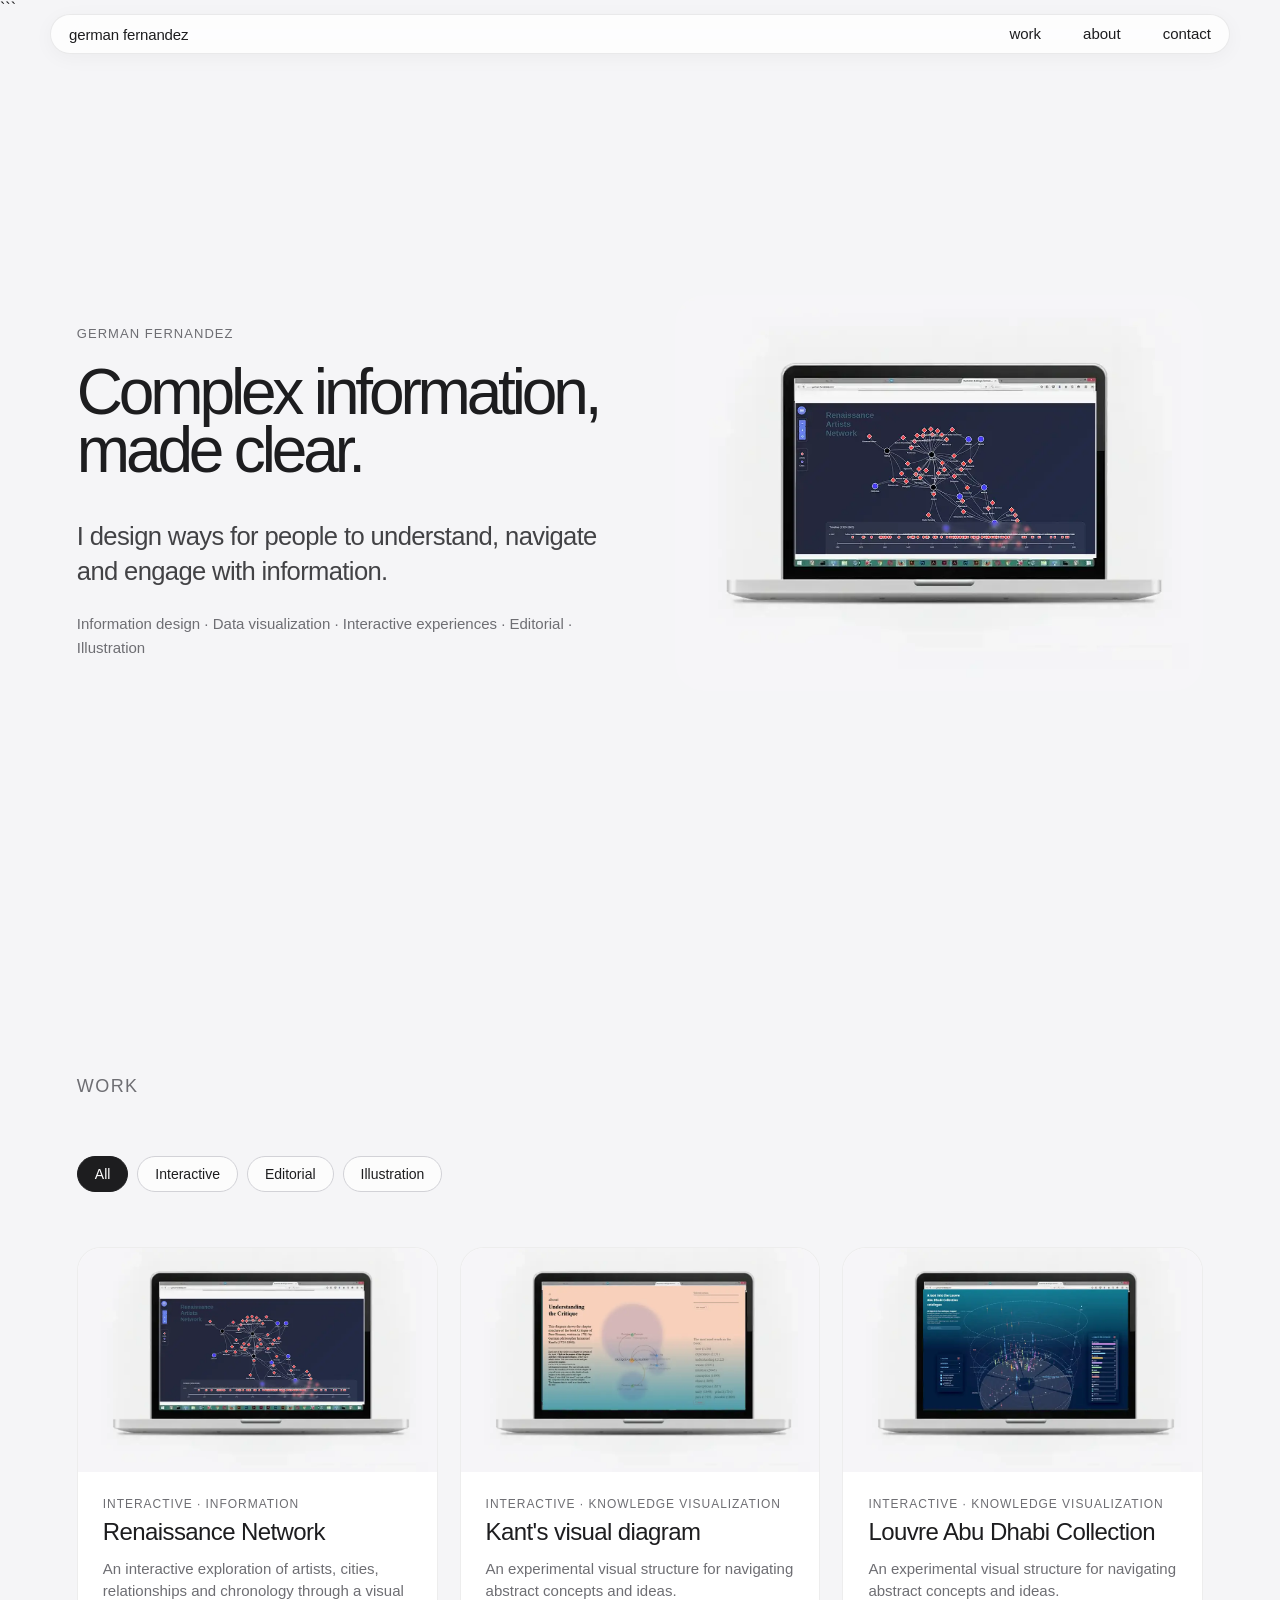
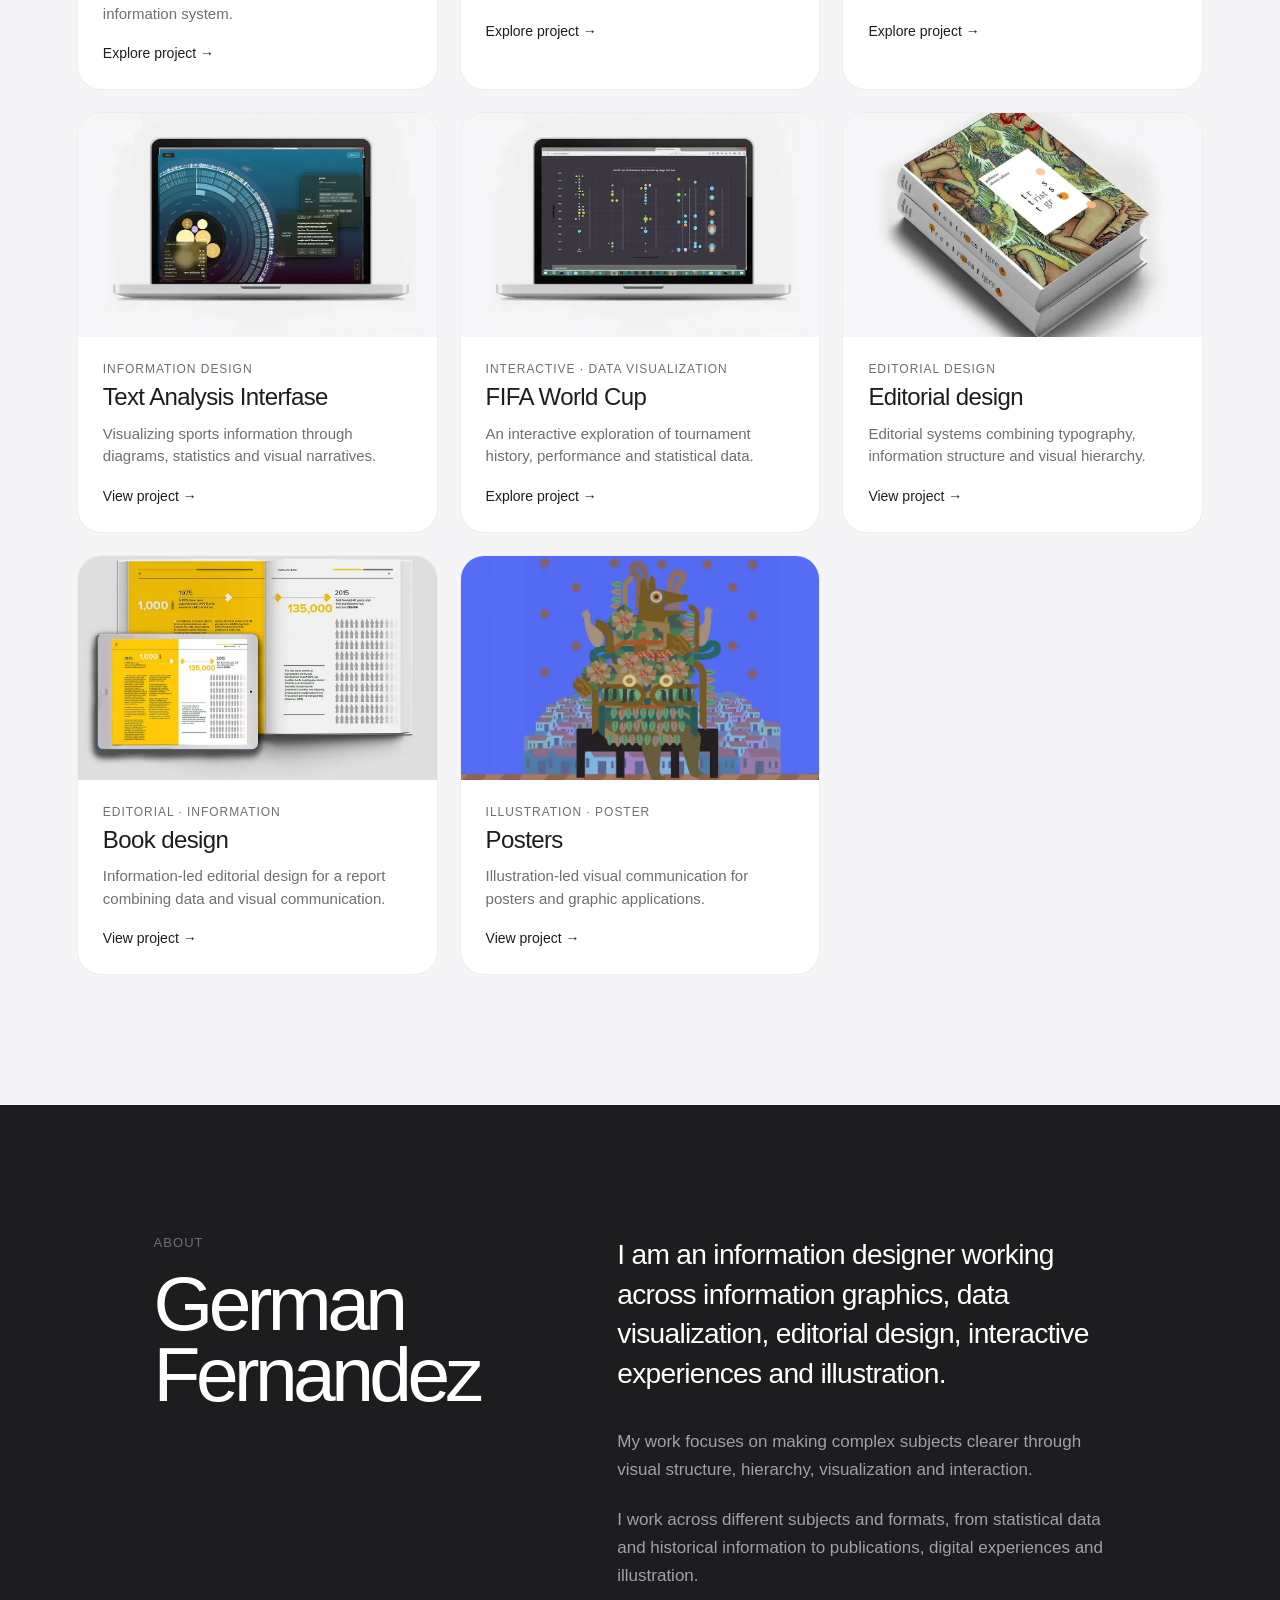
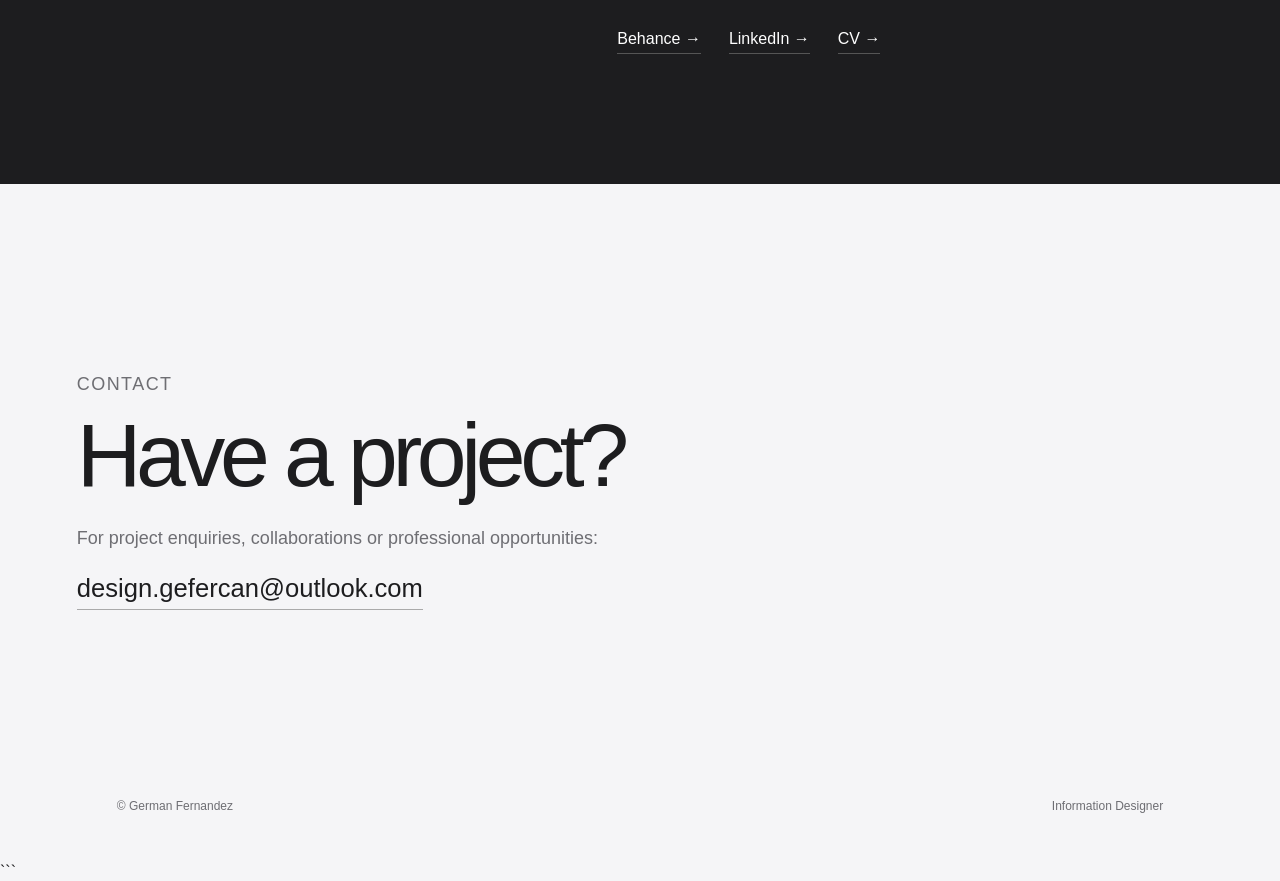
<file: index.html>
```
<!DOCTYPE html>
<html lang="en">
<head>
<meta charset="UTF-8">
<meta name="viewport" content="width=device-width, initial-scale=1.0">


   

<title>German Fernandez — Information Designer</title>



   
<style>

/* =========================================================
   RESET
========================================================= */

* {
  margin: 0;
  padding: 0;
  box-sizing: border-box;
}

html {
  scroll-behavior: smooth;
}

body {
  font-family:
    -apple-system,
    BlinkMacSystemFont,
    "SF Pro Display",
    "SF Pro Text",
    "Segoe UI",
    Arial,
    sans-serif;

  background: #f5f5f7;
  color: #1d1d1f;

  -webkit-font-smoothing: antialiased;
  text-rendering: optimizeLegibility;
}

img {
  display: block;
  width: 100%;
}

a {
  color: inherit;
}

button {
  font: inherit;
}

/* =========================================================
   NAVIGATION
========================================================= */

.nav {
  position: fixed;
  top: 0;
  left: 0;

  width: 100%;

  display: flex;
  justify-content: center;

  z-index: 1000;

  pointer-events: none;
}

.nav-inner {
  pointer-events: auto;

  width: calc(100% - 40px);
  max-width: 1180px;

  margin-top: 14px;

  padding: 10px 18px;

  display: flex;
  align-items: center;
  justify-content: space-between;

  background: rgba(255,255,255,0.78);

  -webkit-backdrop-filter: blur(20px);
  backdrop-filter: blur(20px);

  border: 1px solid rgba(0,0,0,0.08);

  border-radius: 999px;

  box-shadow:
    0 4px 20px rgba(0,0,0,0.04);
}

.nav-name {
  text-decoration: none;

  font-size: 15px;
  font-weight: 500;

  letter-spacing: -0.01em;

  white-space: nowrap;
}

.nav-links {
  display: flex;
  align-items: center;

  gap: 42px;

  list-style: none;
}

.nav-links a {
  text-decoration: none;

  font-size: 15px;

  color: #1d1d1f;

  transition: opacity 0.2s ease;
}

.nav-links a:hover {
  opacity: 0.5;
}

/* =========================================================
   MOBILE MENU ICON
========================================================= */

.menu-toggle {
  width: 30px;
  height: 30px;

  position: relative;

  display: none;

  cursor: pointer;
}

.menu-toggle span {
  position: absolute;

  top: 50%;
  left: 50%;

  width: 18px;
  height: 1.5px;

  background: #1d1d1f;

  transition:
    transform 0.3s ease,
    opacity 0.3s ease;
}

.menu-toggle span:first-child {
  transform:
    translate(-50%, -50%)
    translateY(-4px);
}

.menu-toggle span:last-child {
  transform:
    translate(-50%, -50%)
    translateY(4px);
}

.menu-toggle.active span:first-child {
  transform:
    translate(-50%, -50%)
    rotate(45deg);
}

.menu-toggle.active span:last-child {
  transform:
    translate(-50%, -50%)
    rotate(-45deg);
}

/* =========================================================
   MOBILE MENU
========================================================= */

#overlay {
  position: fixed;

  inset: 0;

  background: rgba(0,0,0,0.15);

  opacity: 0;

  pointer-events: none;

  transition: opacity 0.3s ease;

  z-index: 998;
}

.side-menu {
  position: fixed;

  top: -100%;

  left: 0;

  width: 100%;

  padding:
    110px
    30px
    50px;

  background: rgba(255,255,255,0.96);

  -webkit-backdrop-filter: blur(25px);
  backdrop-filter: blur(25px);

  z-index: 999;

  transition: top 0.45s cubic-bezier(.4,0,.2,1);

  border-bottom:
    1px solid rgba(0,0,0,0.08);
}

.side-menu.active {
  top: 0;
}

.side-menu ul {
  list-style: none;
}

.side-menu li {
  margin-bottom: 24px;
}

.side-menu a {
  text-decoration: none;

  font-size: 30px;

  font-weight: 500;

  letter-spacing: -0.03em;
}

/* =========================================================
   HERO
========================================================= */

.hero {
  min-height: 100vh;

  max-width: 1400px;

  margin: auto;

  padding:
    140px
    6vw
    90px;

  display: grid;

  grid-template-columns:
    1fr
    1fr;

  gap: 70px;

  align-items: center;
}

.hero-content {
  max-width: 650px;
}

.eyebrow {
  font-size: 13px;

  text-transform: uppercase;

  letter-spacing: 0.08em;

  color: #6e6e73;
}

.hero h1 {
  margin-top: 22px;

  font-size:
    clamp(3.6rem, 5vw, 5.7rem);

  line-height: 0.91;

  font-weight: 500;

  letter-spacing: -0.065em;
}

.hero-statement {
  margin-top: 40px;

  max-width: 570px;

  font-size:
    clamp(1.3rem, 2vw, 1.7rem);

  line-height: 1.35;

  letter-spacing: -0.025em;

  color: #424245;
}

.hero-disciplines {
  margin-top: 24px;

  max-width: 560px;

  font-size: 15px;

  line-height: 1.6;

  color: #6e6e73;
}

.hero-image {
  width: 100%;
}

.hero-image img {
  width: 100%;

  aspect-ratio: 4 / 3;

  object-fit: cover;

  border-radius: 28px;

  background: #e8e8ed;
}

/* =========================================================
   GENERAL SECTIONS
========================================================= */

.section {
  max-width: 1400px;

  margin: auto;

  padding:
    130px
    6vw
    130px;
}

.section-intro {
  max-width: 760px;
}

.section-intro h2 {
  margin-top: 18px;

  font-size:
    clamp(2.8rem, 5vw, 5rem);

  line-height: 1;

  font-weight: 500;

  letter-spacing: -0.055em;
}

.section-intro p {
  margin-top: 25px;

  max-width: 650px;

  font-size: 18px;

  line-height: 1.55;

  color: #6e6e73;
}

/* =========================================================
   WORK FILTERS
========================================================= */

.work-filters {
  margin-top: 55px;

  display: flex;

  flex-wrap: wrap;

  gap: 9px;
}

.filter-button {
  border: 1px solid #d2d2d7;

  background: rgba(255,255,255,0.7);

  color: #1d1d1f;

  padding:
    9px
    17px;

  border-radius: 999px;

  cursor: pointer;

  font-size: 14px;

  transition:
    background 0.2s ease,
    color 0.2s ease,
    border-color 0.2s ease;
}

.filter-button:hover {
  border-color: #999;
}

.filter-button.active {
  background: #1d1d1f;

  border-color: #1d1d1f;

  color: white;
}

/* =========================================================
   PROJECT GRID
========================================================= */

.project-grid {
  margin-top: 55px;

  display: grid;

  grid-template-columns:
    repeat(2, minmax(0, 1fr));

  gap: 28px;
}

/* =========================================================
   FEATURED PROJECTS
========================================================= */

.featured-grid {
  grid-template-columns:
    repeat(3, minmax(0, 1fr));

  gap: 22px;
}

/* =========================================================
   PROJECT CARD
========================================================= */

.project-card {
  background: #fff;

  border-radius: 24px;

  overflow: hidden;

  border:
    1px solid rgba(0,0,0,0.07);

  transition:
    transform 0.35s cubic-bezier(.4,0,.2,1),
    box-shadow 0.35s ease;

  opacity: 1;

  transform: scale(1);
}

.project-card:hover {
  transform: translateY(-5px);

  box-shadow:
    0 18px 45px rgba(0,0,0,0.08);
}

.project-card.hidden {
  display: none;
}

.project-card a {
  display: block;

  text-decoration: none;
}

/* =========================================================
   PROJECT IMAGE
========================================================= */

.project-image {
  width: 100%;

  aspect-ratio: 16 / 10;

  overflow: hidden;

  background: #e8e8ed;
}

.project-image img {
  width: 100%;
  height: 100%;

  object-fit: cover;

  transition:
    transform 0.6s cubic-bezier(.4,0,.2,1);
}

.project-card:hover
.project-image img {
  transform: scale(1.025);
}

/* =========================================================
   PROJECT INFORMATION
========================================================= */

.project-info {
  padding: 25px 25px 28px;
}

.project-type {
  margin-bottom: 8px;

  font-size: 12px;

  text-transform: uppercase;

  letter-spacing: 0.08em;

  color: #6e6e73;
}

.project-info h3 {
  font-size: 24px;

  line-height: 1.1;

  font-weight: 500;

  letter-spacing: -0.025em;
}

.project-description {
  margin-top: 12px;

  font-size: 15px;

  line-height: 1.5;

  color: #6e6e73;

  max-width: 520px;
}

.project-link {
  display: inline-block;

  margin-top: 20px;

  font-size: 14px;

  color: #1d1d1f;
}

/* =========================================================
   CATEGORY SECTIONS
========================================================= */

.category-section {
  padding-top: 100px;
}

.category-heading {
  max-width: 760px;
}

.category-number {
  font-size: 13px;

  color: #6e6e73;

  letter-spacing: 0.08em;
}

.category-heading h2 {
  margin-top: 10px;

  font-size:
    clamp(2.5rem, 4vw, 4rem);

  font-weight: 500;

  line-height: 1;

  letter-spacing: -0.05em;
}

.category-heading p {
  margin-top: 18px;

  max-width: 620px;

  color: #6e6e73;

  font-size: 17px;

  line-height: 1.55;
}

/* =========================================================
   ABOUT
========================================================= */

.about-section {
  max-width: none;

  background: #1d1d1f;

  color: white;

  padding-left: 6vw;
  padding-right: 6vw;
}

.about-inner {
  max-width: 1200px;

  margin: auto;

  display: grid;

  grid-template-columns:
    1fr
    1.4fr;

  gap: 100px;
}

.about-title h2 {
  margin-top: 18px;

  font-size:
    clamp(3rem, 6vw, 6rem);

  font-weight: 500;

  line-height: 0.92;

  letter-spacing: -0.06em;
}

.about-text {
  max-width: 650px;
}

.about-text .lead {
  font-size:
    clamp(1.4rem, 2.2vw, 1.9rem);

  line-height: 1.4;

  letter-spacing: -0.025em;

  margin-bottom: 35px;
}

.about-text p:not(.lead) {
  color: #a1a1a6;

  font-size: 17px;

  line-height: 1.65;

  margin-bottom: 22px;
}

.about-links {
  display: flex;

  flex-wrap: wrap;

  gap: 28px;

  margin-top: 40px;
}

.about-links a {
  color: white;

  text-decoration: none;

  padding-bottom: 5px;

  border-bottom:
    1px solid #555;

  transition: border-color 0.2s ease;
}

.about-links a:hover {
  border-color: white;
}

/* =========================================================
   CONTACT
========================================================= */

.contact-section {
  min-height: 65vh;

  display: flex;

  align-items: center;

  max-width: none;

  padding-left: 6vw;
  padding-right: 6vw;
}

.contact-inner {
  width: 100%;

  max-width: 1200px;

  margin: auto;
}

.contact-inner h2 {
  margin-top: 18px;

  font-size:
    clamp(3.5rem, 7vw, 7rem);

  line-height: 0.95;

  font-weight: 500;

  letter-spacing: -0.06em;
}

.contact-inner p {
  margin-top: 30px;

  color: #6e6e73;

  font-size: 18px;
}

.email {
  display: inline-block;

  margin-top: 25px;

  font-size:
    clamp(1.1rem, 2vw, 1.6rem);

  color: #1d1d1f;

  text-decoration: none;

  border-bottom:
    1px solid #aaa;

  padding-bottom: 6px;
}

/* =========================================================
   FOOTER
========================================================= */

.footer {
  max-width: 1200px;

  margin: auto;

  padding:
    30px
    6vw
    50px;

  display: flex;

  justify-content: space-between;

  gap: 20px;

  color: #6e6e73;

  font-size: 12px;
}

/* =========================================================
   SCROLL ANIMATION
========================================================= */

.fade {
  opacity: 0;

  transform: translateY(25px);

  transition:
    opacity 0.7s ease,
    transform 0.7s ease;
}

.fade.visible {
  opacity: 1;

  transform: translateY(0);
}

/* =========================================================
   TABLET
========================================================= */

@media (max-width: 1000px) {

  .nav-links {
    gap: 25px;
  }

  .hero {
    gap: 40px;
  }

  .featured-grid {
    grid-template-columns:
      repeat(2, minmax(0, 1fr));
  }

  .about-inner {
    gap: 60px;
  }

}

/* =========================================================
   MOBILE
========================================================= */

@media (max-width: 768px) {

  /* NAV */

  .nav-inner {
    width: calc(100% - 24px);

    margin-top: 10px;

    padding:
      9px
      13px;
  }

  .nav-links {
    display: none;
  }

  .menu-toggle {
    display: block;
  }

  /* HERO */

  .hero {
    min-height: auto;

    padding:
      110px
      20px
      70px;

    display: flex;

    flex-direction: column-reverse;

    align-items: stretch;

    gap: 35px;
  }

  .hero-image img {
    border-radius: 20px;

    aspect-ratio: 4 / 3;
  }

  .hero h1 {
    font-size:
      clamp(3.2rem,5vw, 3.5rem);
  }

  .hero-statement {
    margin-top: 28px;

    font-size: 1.3rem;
  }

  .hero-disciplines {
    font-size: 14px;
  }

  /* SECTIONS */

  .section {
    padding:
      90px
      20px;
  }

  .section-intro h2 {
    font-size: 3rem;
  }

  /* FILTERS */

  .work-filters {
    margin-top: 40px;

    gap: 7px;
  }

  .filter-button {
    padding:
      8px
      14px;

    font-size: 13px;
  }

  /* GRIDS */

  .project-grid,
  .featured-grid {
    grid-template-columns: 1fr;

    gap: 20px;

    margin-top: 40px;
  }

  /* CARDS */

  .project-card {
    border-radius: 20px;
  }

  .project-image {
    aspect-ratio: 4 / 3;
  }

  .project-info {
    padding:
      21px
      20px
      24px;
  }

  .project-info h3 {
    font-size: 21px;
  }

  /* CATEGORY */

  .category-section {
    padding-top: 70px;
  }

  .category-heading h2 {
    font-size: 2.8rem;
  }

  /* ABOUT */

  .about-section {
    padding:
      90px
      20px;
  }

  .about-inner {
    grid-template-columns: 1fr;

    gap: 55px;
  }

  .about-title h2 {
    font-size: 4rem;
  }

  .about-text .lead {
    font-size: 1.4rem;
  }

  .about-text p:not(.lead) {
    font-size: 16px;
  }

  /* CONTACT */

  .contact-section {
    min-height: 60vh;

    padding:
      90px
      20px;
  }

  .contact-inner h2 {
    font-size: 4rem;
  }

  /* FOOTER */

  .footer {
    padding:
      25px
      20px
      40px;

    flex-direction: column;

    gap: 8px;
  }

}

/* =========================================================
   REDUCED MOTION
========================================================= */

@media (prefers-reduced-motion: reduce) {

  html {
    scroll-behavior: auto;
  }

  *,
  *::before,
  *::after {
    transition: none !important;
    animation: none !important;
  }

  .fade {
    opacity: 1;

    transform: none;
  }

}

</style>
</head>










   









<body>

<!-- =======================================================
     NAVIGATION
======================================================== -->

<nav class="nav">

  <div class="nav-inner">

    <a
      href="#top"
      class="nav-name">
      german fernandez
    </a>

    <ul class="nav-links">

      <li>
        <a href="#work">work</a>
      </li>

      <li>
        <a href="#about">about</a>
      </li>

      <li>
        <a href="#contact">contact</a>
      </li>

    </ul>

    <div
      class="menu-toggle"
      id="menuToggle"
      onclick="toggleMenu()"
      aria-label="Open menu"
      aria-expanded="false">

      <span></span>
      <span></span>

    </div>

  </div>

</nav>

<!-- MOBILE OVERLAY -->

<div id="overlay"></div>

<!-- MOBILE MENU -->

<div
  class="side-menu"
  id="sideMenu">

  <ul>

    <li>
      <a
        href="#work"
        onclick="closeMenu()">
        work
      </a>
    </li>

    <li>
      <a
        href="#about"
        onclick="closeMenu()">
        about
      </a>
    </li>

    <li>
      <a
        href="#contact"
        onclick="closeMenu()">
        contact
      </a>
    </li>

  </ul>

</div>

<main id="top">

<!-- =======================================================
     HERO
======================================================== -->

<section class="hero">

  <div class="hero-content fade">

    <p class="eyebrow">
      german fernandez
    </p>

    <h1>
      Complex information, <br>  made clear. 	
    </h1>

    <p class="hero-statement">
      I design ways for people to understand,
      navigate and engage with information.
    </p>

    <p class="hero-disciplines">
      Information design · Data visualization ·
      Interactive experiences · Editorial · Illustration
    </p>

  </div>

  <div class="hero-image fade">

    <img
      src="./images/design_gefercan_dataviz_01_portfolio_page2.webp"
      alt="Information design by German Fernandez">

  </div>

</section>

<!-- =======================================================
     WORK
======================================================== -->

<section
  id="work"
  class="section">

  <div class="section-intro fade">

    <p class="eyebrow">
      Work
    </p>

  </div>

  <!-- FILTERS -->

  <div
    class="work-filters fade"
    role="group"
    aria-label="Filter projects">

    <button
      class="filter-button active"
      data-filter="all">
      All
    </button>

  <!--<button
      class="filter-button"
      data-filter="information">
      Information
    </button> -->

   

    <button
      class="filter-button"
      data-filter="interactive">
      Interactive
    </button>

    <button
      class="filter-button"
      data-filter="editorial">
      Editorial
    </button>

    <button
      class="filter-button"
      data-filter="illustration">
      Illustration
    </button>

  </div>

  <!-- =====================================================
       FEATURED PROJECTS
  ====================================================== -->



  
  <div class="project-grid featured-grid" id="projectGrid">

<!--           <h2 class="intro-category" data-category="interactive">
          Information,
          visualization
          and interaction.
          </h2>
          
          <p>
          Selected projects exploring different
          kinds of information through visual,
          editorial and interactive design.
          </p>


          <h2  class="intro-category" data-category="editorial"> 
          Editorial
          visualization
          and interaction.
          </h2>
          
          <p class="in">
          Selected projects exploring different
          kinds of information through visual,
          editorial and interactive design.
          </p>



          <h2 class="intro-category"  data-category="illustration"> 
          Illustration
          visualization
          and interaction.
          </h2>

        <p>
          Selected projects exploring different
          kinds of information through visual,
          editorial and interactive design.
    </p> -->

    <!-- RENAISSANCE -->

    <article
      class="project-card fade"
      data-category="interactive information">

      <a
        href="https://gefercan2.github.io/demo/Renaissance_dashboard_3_1.html"
        target="_blank"
        rel="noopener noreferrer">

        <div class="project-image">

          <img
            src="./images/design_gefercan_dataviz_01_portfolio_page2.webp"
            alt="Renaissance interactive information project">

        </div>

        <div class="project-info">

          <p class="project-type">
            Interactive · Information
          </p>

          <h3>
            Renaissance Network
          </h3>

          <p class="project-description">
            An interactive exploration of artists,
            cities, relationships and chronology
            through a visual information system.
          </p>

          <span class="project-link">
            Explore project →
          </span>

        </div>

      </a>

    </article>


    <!-- KANT -->

    <article
      class="project-card fade"
      data-category="interactive information">

      <a
        href="https://gefercan2.github.io/demo/critique_kant_expanded.html"
        target="_blank"
        rel="noopener noreferrer">

        <div class="project-image">

          <img
            src="./images/design_UXUI_05_portfolio.webp"
            alt="Kant knowledge visualization">

        </div>

        <div class="project-info">

          <p class="project-type">
            Interactive · Knowledge visualization
          </p>

          <h3>
            Kant's visual diagram
          </h3>

          <p class="project-description">
            An experimental visual structure for
            navigating abstract concepts and ideas.
          </p>

          <span class="project-link">
            Explore project →
          </span>

        </div>

      </a>

    </article>

        <!-- globe -->

    <article
      class="project-card fade"
      data-category="interactive information">

      <a
        href="https://gefercan2.github.io/demo/Louvre_3D_Timeline_v2.html"
        target="_blank"
        rel="noopener noreferrer">

        <div class="project-image">

          <img
            src="./images/design_UXUI_06_portfolio.webp"
            alt="Louvre knowledge visualization">

        </div>

        <div class="project-info">

          <p class="project-type">
            Interactive · Knowledge visualization
          </p>

          <h3>
            Louvre Abu Dhabi Collection
          </h3>

          <p class="project-description">
            An experimental visual structure for
            navigating abstract concepts and ideas.
          </p>

          <span class="project-link">
            Explore project →
          </span>

        </div>

      </a>

    </article>

    <!-- INFORMATION PROJECT -->

    <article
      class="project-card fade"
      data-category="information">

      <a href="https://gefercan2.github.io/demo/lexia_v3_expanded.html">

        <div class="project-image">

          <img
            src="./images/design_UXUI_07_portfolio.webp"
            alt="Sports information graphics">

        </div>

        <div class="project-info">

          <p class="project-type">
            Information design
          </p>

          <h3>
            Text Analysis Interfase
          </h3>

          <p class="project-description">
            Visualizing sports information through
            diagrams, statistics and visual narratives.
          </p>

          <span class="project-link">
            View project →
          </span>

        </div>

      </a>

    </article>

        <!-- FIFA -->

    <article
      class="project-card fade"
      data-category="interactive information">

      <a
        href="https://gefercan2.github.io/demo/FIFA_World_Cup.html"
        target="_blank"
        rel="noopener noreferrer">

        <div class="project-image">

          <img
            src="./images/design_gefercan_dataviz_02_portfolio_page2.webp"
            alt="FIFA World Cup data visualization">

        </div>

        <div class="project-info">

          <p class="project-type">
            Interactive · Data visualization
          </p>

          <h3>
            FIFA World Cup
          </h3>

          <p class="project-description">
            An interactive exploration of tournament
            history, performance and statistical data.
          </p>

          <span class="project-link">
            Explore project →
          </span>

        </div>

      </a>

    </article>


    <!-- EDITORIAL -->

    <article
      class="project-card fade"
      data-category="editorial">

      <a href="project_02_editorial.html">

        <div class="project-image">

          <img
            src="./images/design_gefercan_editorial_book_cover1.webp"
            alt="Editorial book design">

        </div>

        <div class="project-info">

          <p class="project-type">
            Editorial design
          </p>

          <h3>
            Editorial design
          </h3>

          <p class="project-description">
            Editorial systems combining typography,
            information structure and visual hierarchy.
          </p>

          <span class="project-link">
            View project →
          </span>

        </div>

      </a>

    </article>

    <!-- GENDER BALANCE -->

    <article
      class="project-card fade"
      data-category="editorial information">

       <a href="project_03_book.html">

        <div class="project-image">

          <img
            src="./images/design_editorial_genderbalance1.webp"
            alt="Gender balance editorial report">

        </div>

        <div class="project-info">

          <p class="project-type">
            Editorial · Information
          </p>

          <h3>
            Book design
          </h3>

          <p class="project-description">
            Information-led editorial design for
            a report combining data and visual communication.
          </p>

          <span class="project-link">
            View project →
          </span>

        </div>

      </a>

    </article>

   <!--------------- 

    <article
      class="project-card fade"
      data-category="illustration">

      <a href="#">

        <div class="project-image">

          <img
            src="./images/design_gefercan_illustration_ads.webp"
            alt="Illustration work">

        </div>

        <div class="project-info">

          <p class="project-type">
            Illustration
          </p>

          <h3>
            Editorial Illustration
          </h3>

          <p class="project-description">
            Digital and analogue illustration for
            editorial and visual communication.
          </p>

          <span class="project-link">
            View project →
          </span>

        </div>

      </a>

    </article>
 

    <article
      class="project-card fade"
      data-category="illustration">

      <a href="#">

        <div class="project-image">

          <img
            src="./images/design_gefercan_illustration_tintin.webp"
            alt="Narrative illustration">

        </div>

     <div class="project-info">

          <p class="project-type">
            Illustration
          </p>
     
          <h3>
            Narrative Illustration
          </h3>

          <p class="project-description">
            Image-making exploring character,
            narrative and visual storytelling.
          </p>

          <span class="project-link">
            View project →
          </span> 

        </div>
------------------------>

      </a>

    </article>

    <!-- ILLUSTRATION 3 -->

    <article
      class="project-card fade"
      data-category="illustration">

       <a href="project_01_illustration.html">


        <div class="project-image">

          <img
            src="./images/design_gefercan_illustration_poster.webp"
            alt="Illustration poster">

        </div>

        <div class="project-info">

          <p class="project-type">
            Illustration · Poster
          </p>

          <h3>
            Posters
          </h3>

          <p class="project-description">
            Illustration-led visual communication
            for posters and graphic applications.
          </p>

          <span class="project-link">
            View project →
          </span>

        </div>

      </a>

    </article>
    

  </div>

</section>

<!-- =======================================================
     ABOUT
======================================================== -->

<section
  id="about"
  class="about-section">

  <div class="about-inner section">

    <div class="about-title fade">

      <p class="eyebrow">
        About
      </p>

      <h2>
        German<br>
        Fernandez
      </h2>

    </div>

    <div class="about-text fade">

      <p class="lead">
        I am an information designer working
        across information graphics, data
        visualization, editorial design,
        interactive experiences and illustration.
      </p>

      <p>
        My work focuses on making complex
        subjects clearer through visual structure,
        hierarchy, visualization and interaction.
      </p>

      <p>
        I work across different subjects and
        formats, from statistical data and
        historical information to publications,
        digital experiences and illustration.
      </p>

      <div class="about-links">

        <a
          href="https://www.behance.net/german_fernandez"
          target="_blank"
          rel="noopener noreferrer">
          Behance →
        </a>

        <a
          href="https://www.linkedin.com"
          target="_blank"
          rel="noopener noreferrer">
          LinkedIn →
        </a>

        <a href="#">
          CV →
        </a>

      </div>

    </div>

  </div>

</section>

<!-- =======================================================
     CONTACT
======================================================== -->

<section
  id="contact"
  class="contact-section">

  <div class="contact-inner fade">

    <p class="eyebrow">
      Contact
    </p>

    <h2>
      Have a project?
    </h2>

    <p>
      For project enquiries, collaborations
      or professional opportunities:
    </p>

    <a
      class="email"
      href="mailto:design.gefercan@outlook.com">
      design.gefercan@outlook.com
    </a>

  </div>

</section>

<!-- =======================================================
     FOOTER
======================================================== -->

<footer class="footer">

  <span>
    © German Fernandez
  </span>

  <span>
    Information Designer
  </span>

</footer>

</main>










<script>

/* =========================================================
   MOBILE MENU
========================================================= */

const menu =
  document.getElementById("sideMenu");

const toggle =
  document.getElementById("menuToggle");

const overlay =
  document.getElementById("overlay");

function toggleMenu() {

  const isOpen =
    menu.classList.toggle("active");

  toggle.classList.toggle("active");

  toggle.setAttribute(
    "aria-expanded",
    isOpen
  );

  overlay.style.opacity =
    isOpen ? "1" : "0";

  overlay.style.pointerEvents =
    isOpen ? "auto" : "none";

}

function closeMenu() {

  menu.classList.remove("active");

  toggle.classList.remove("active");

  toggle.setAttribute(
    "aria-expanded",
    "false"
  );

  overlay.style.opacity = "0";

  overlay.style.pointerEvents = "none";

}

overlay.addEventListener(
  "click",
  closeMenu
);

/* =========================================================
   WORK FILTER
========================================================= */

const filterButtons =
  document.querySelectorAll(".filter-button");

const projectCards =
  document.querySelectorAll(".project-card");
  document.querySelectorAll(".intro-category");

filterButtons.forEach(button => {

  button.addEventListener("click", () => {

    const filter =
      button.dataset.filter;

    /* Active button */

    filterButtons.forEach(btn => {

      btn.classList.remove("active");

    });

    button.classList.add("active");

    /* Filter cards */

    projectCards.forEach(card => {

      const categories =
        card.dataset.category || "";

      if (
        filter === "all" ||
        categories.includes(filter)
      ) {

        card.classList.remove("hidden");

      } else {

        card.classList.add("hidden");

      }

    });

  });

});

/* =========================================================
   SCROLL REVEAL
========================================================= */

const observer =
  new IntersectionObserver(
    entries => {

      entries.forEach(entry => {

        if (entry.isIntersecting) {

          entry.target.classList.add(
            "visible"
          );

          observer.unobserve(
            entry.target
          );

        }

      });

    },
    {
      threshold: 0.12
    }
  );

document
  .querySelectorAll(".fade")
  .forEach(element => {

    observer.observe(element);

  });

/* =========================================================
   ESCAPE KEY CLOSES MOBILE MENU
========================================================= */

document.addEventListener(
  "keydown",
  event => {

    if (event.key === "Escape") {

      closeMenu();

    }

  }
);

</script>


</body>
</html>
```
</file>
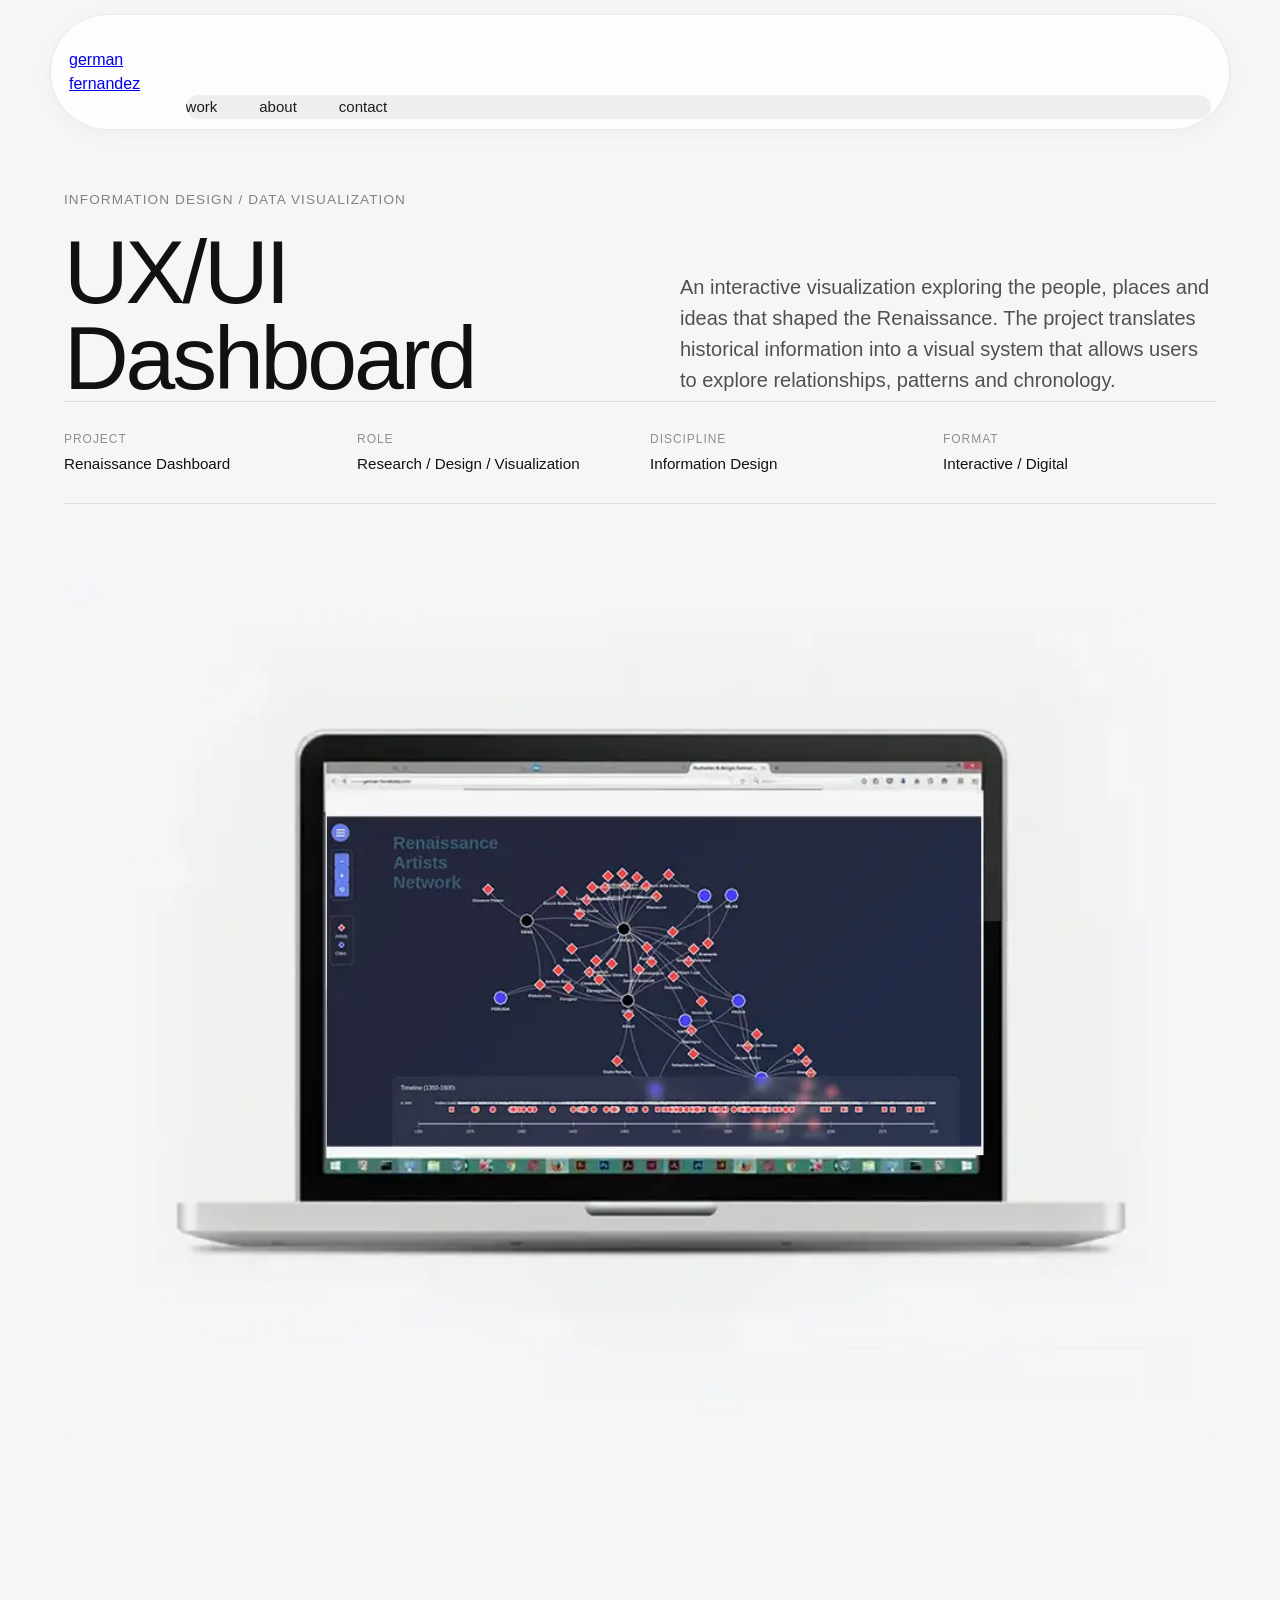
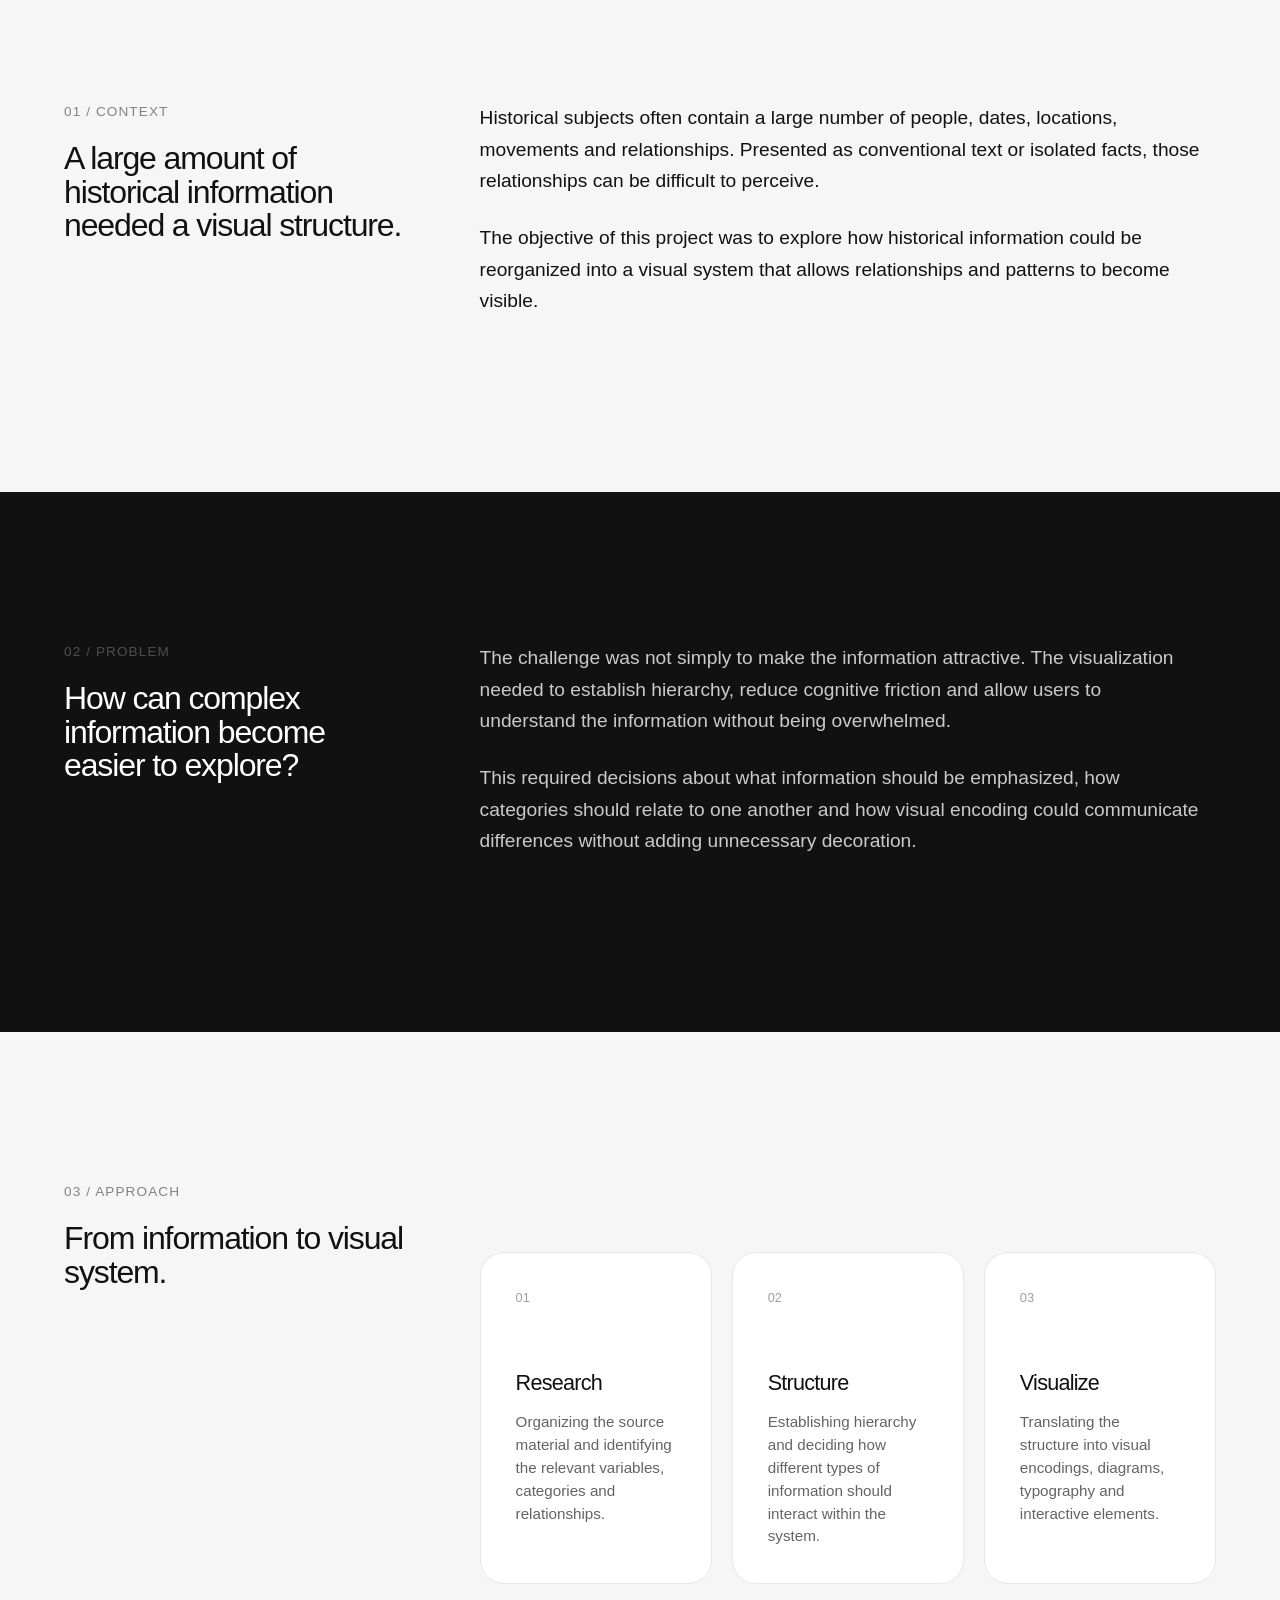
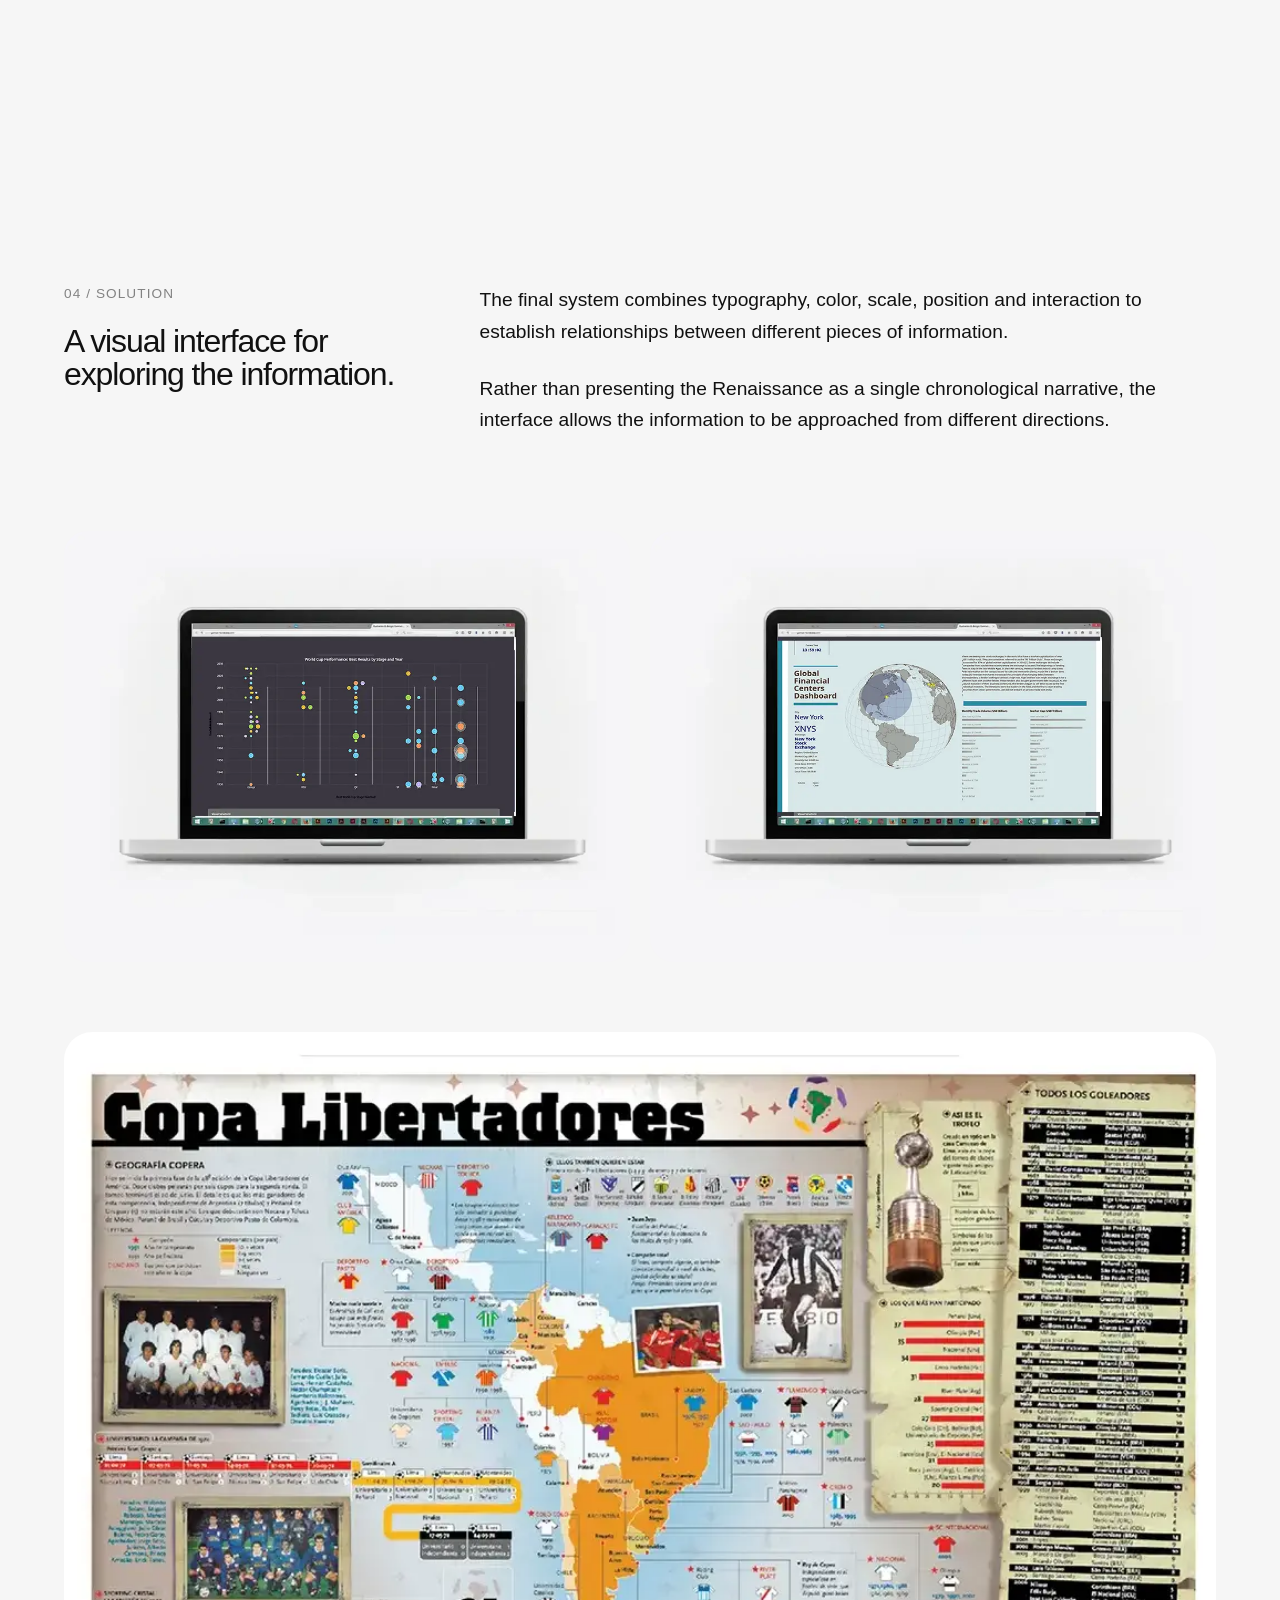
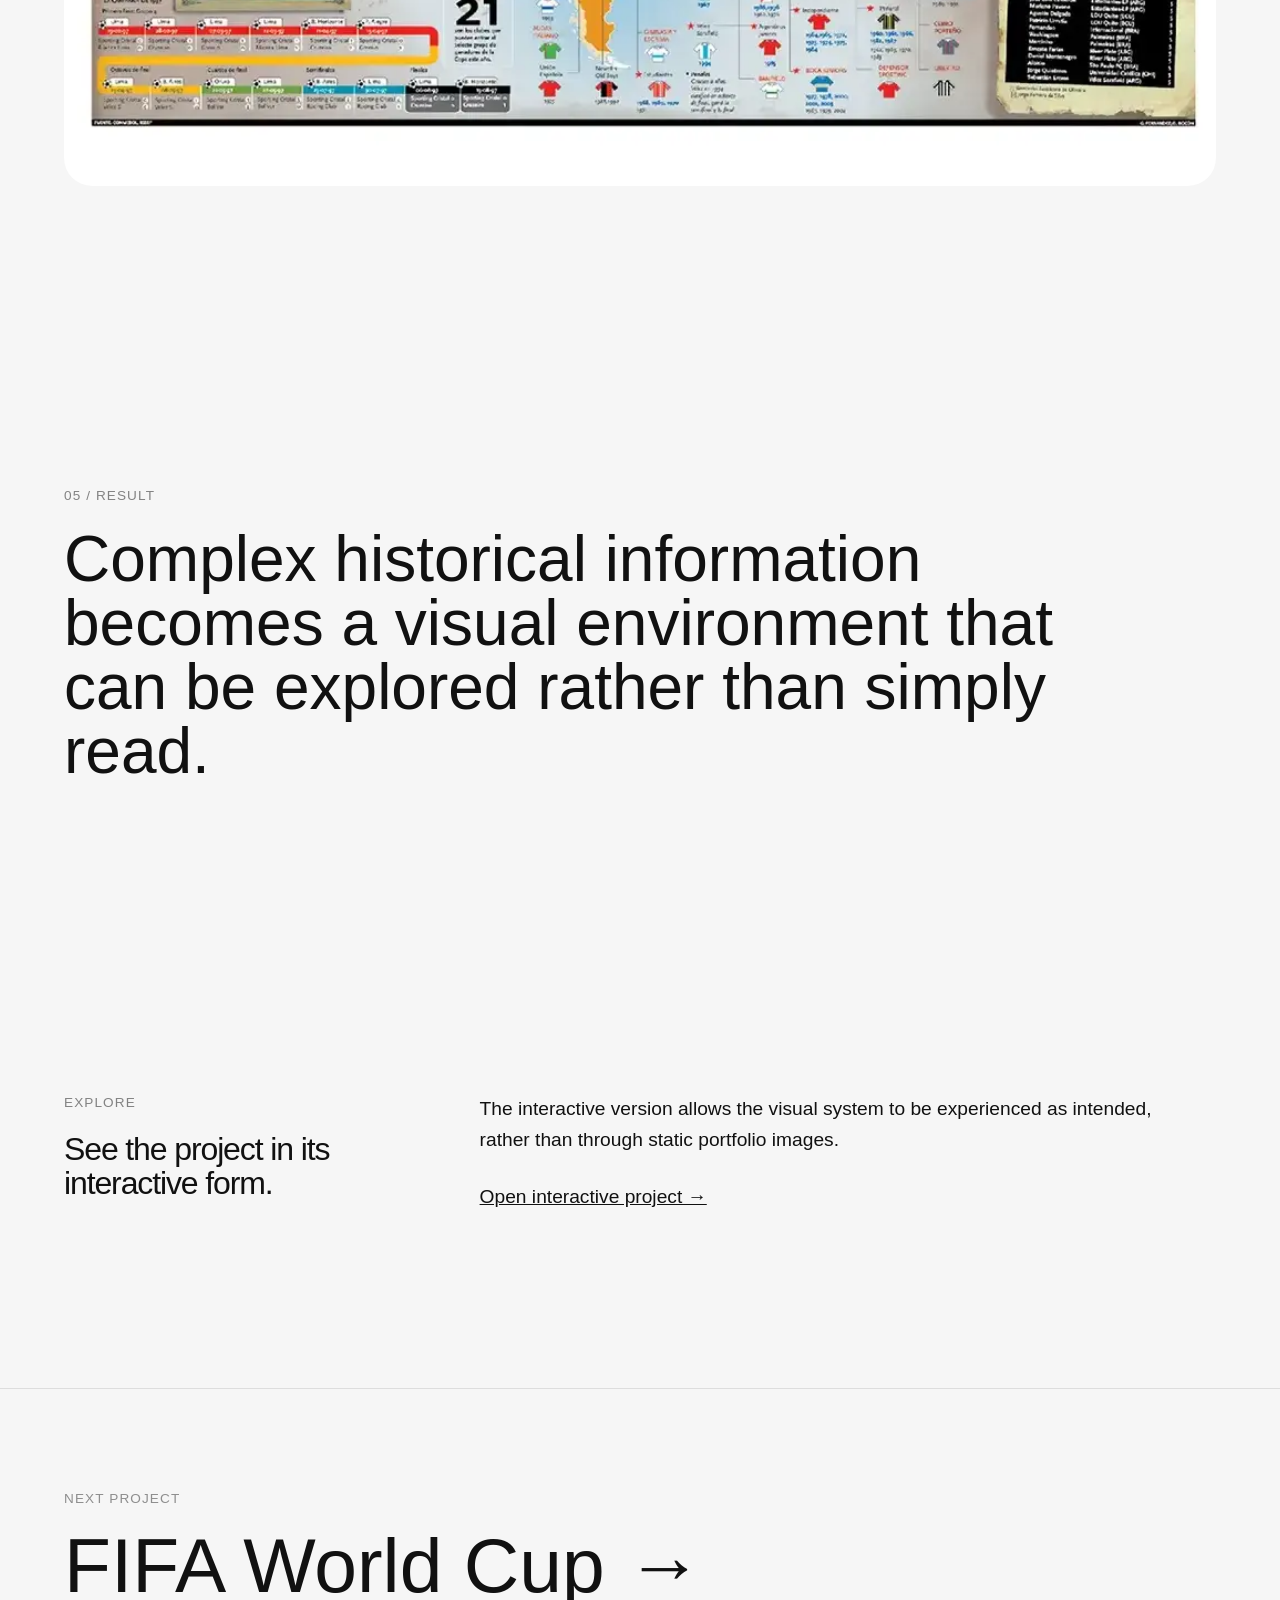
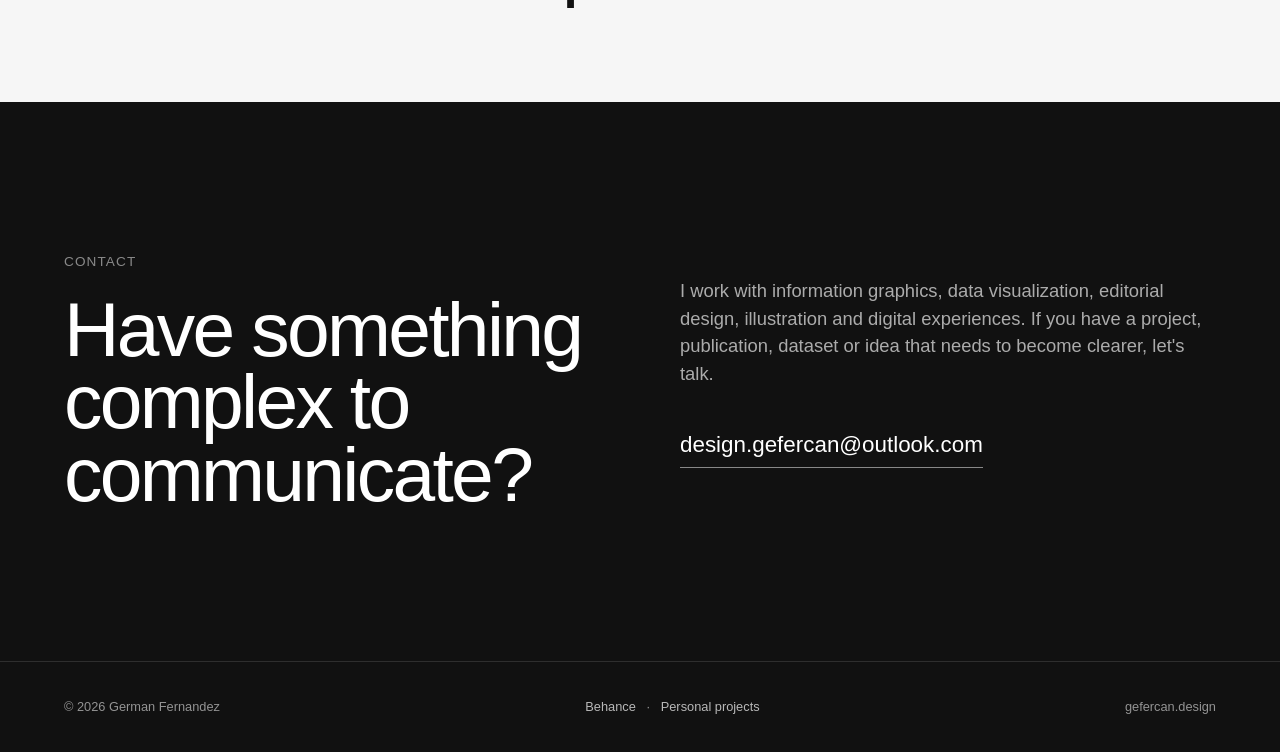
<file: project_01_ux_ui(1).html>
<!DOCTYPE html>
<html lang="en">
<head>
<meta charset="UTF-8" />
<meta name="viewport" content="width=device-width, initial-scale=1.0" />

<title>Renaissance Dashboard · gefercan.design</title>

<style>

* {
  margin: 0;
  padding: 0;
  box-sizing: border-box;
}

html {
  scroll-behavior: smooth;
}

body {
  font-family:
    -apple-system,
    BlinkMacSystemFont,
    "Segoe UI",
    Roboto,
    Helvetica,
    Arial,
    sans-serif;

  background: #f6f6f6;
  color: #111;
  line-height: 1.5;
}


/* =========================================================
   NAVIGATION
========================================================= */

.nav {
  position: fixed;
  top: 0;
  left: 0;

  width: 100%;

  display: flex;
  justify-content: center;

  z-index: 1000;

  pointer-events: none;
}

.nav-inner {
  pointer-events: auto;

  width: calc(100% - 40px);
  max-width: 1180px;

  margin-top: 14px;

  padding: 10px 18px;

  display: flex;
  align-items: center;
  justify-content: space-between;

  background: rgba(255,255,255,0.78);

  -webkit-backdrop-filter: blur(20px);
  backdrop-filter: blur(20px);

  border: 1px solid rgba(0,0,0,0.08);

  border-radius: 999px;

  box-shadow:
    0 4px 20px rgba(0,0,0,0.04);
}

.nav-name {
  text-decoration: none;

  font-size: 15px;
  font-weight: 500;

  letter-spacing: -0.01em;

  white-space: nowrap;
}

.nav-links {
  display: flex;
  align-items: center;

  gap: 42px;

  list-style: none;
}

.nav-links a {
  text-decoration: none;

  font-size: 15px;

  color: #1d1d1f;

  transition: opacity 0.2s ease;
}

.nav-links a:hover {
  opacity: 0.5;
}

/* MOBILE MENU */

.menu-toggle {
  width: 28px;
  height: 28px;
  position: relative;
  cursor: pointer;
  display: none;
}

.menu-toggle span {
  position: absolute;
  top: 50%;
  left: 50%;
  width: 18px;
  height: 2px;
  background: #111;

  transform-origin: center;
  transition: all .35s ease;
}

.menu-toggle span:first-child {
  transform: translate(-50%, -50%) rotate(0deg);
}

.menu-toggle span:last-child {
  transform: translate(-50%, -50%) rotate(90deg);
}

.menu-toggle.active span:first-child {
  transform: translate(-50%, -50%) rotate(45deg);
}

.menu-toggle.active span:last-child {
  transform: translate(-50%, -50%) rotate(-45deg);
}


/* SIDE MENU */

.side-menu {
  position: fixed;
  top: -100%;
  left: 0;

  width: 100%;
  height: 70vh;

  background: rgba(255,255,255,.96);
  backdrop-filter: blur(20px);
  -webkit-backdrop-filter: blur(20px);

  padding: 110px 30px 40px;

  transition: top .5s ease;

  z-index: 999;

  display: none;
}

.side-menu.active {
  top: 0;
}

.side-menu ul {
  list-style: none;
}

.side-menu li {
  margin-bottom: 26px;
}

.side-menu a {
  text-decoration: none;
  color: #111;
  font-size: 28px;
  font-weight: 500;
}


/* =========================================================
   GENERAL
========================================================= */

.container {
  width: min(1200px, 90%);
  margin: 0 auto;
}

.section {
  padding: 130px 0;
}

.small-label {
  font-size: .85rem;
  text-transform: uppercase;
  letter-spacing: .08em;
  opacity: .5;
  margin-bottom: 20px;
}

h1,
h2,
h3 {
  font-weight: 500;
  letter-spacing: -.035em;
}

p {
  max-width: 720px;
}


/* =========================================================
   HERO / PROJECT INTRO
========================================================= */

.project-hero {
  padding-top: 190px;
  padding-bottom: 100px;
}

.project-hero-grid {
  display: grid;
  grid-template-columns: 1fr 1fr;
  gap: 80px;
  align-items: end;
}

.project-title {
  font-size: clamp(3.5rem, 7vw, 7rem);
  line-height: .95;
}

.project-intro {
  font-size: 1.25rem;
  line-height: 1.55;
  opacity: .72;
  padding-bottom: 5px;
}


/* =========================================================
   PROJECT META
========================================================= */

.project-meta {
  display: grid;
  grid-template-columns: repeat(4, 1fr);
  gap: 20px;

  border-top: 1px solid #ddd;
  border-bottom: 1px solid #ddd;

  padding: 28px 0;
}

.meta-item {
  display: flex;
  flex-direction: column;
  gap: 5px;
}

.meta-label {
  font-size: .75rem;
  text-transform: uppercase;
  letter-spacing: .08em;
  opacity: .45;
}

.meta-value {
  font-size: .95rem;
}


/* =========================================================
   LARGE PROJECT IMAGE
========================================================= */

.project-image {
  width: 100%;
  margin-top: 70px;

  border-radius: 28px;
  overflow: hidden;

  background: #eee;
}

.project-image img {
  width: 100%;
  height: auto;
  display: block;
}


/* =========================================================
   TEXT SECTIONS
========================================================= */

.case-section {
  padding: 150px 0;
}

.case-grid {
  display: grid;
  grid-template-columns: 30% 1fr;
  gap: 70px;
}

.case-heading {
  font-size: 2rem;
  line-height: 1.05;
}

.case-content {
  font-size: 1.2rem;
  line-height: 1.65;
}

.case-content p {
  margin-bottom: 25px;
}


/* =========================================================
   PROBLEM / SOLUTION
========================================================= */

.problem {
  background: #111;
  color: white;
}

.problem .case-content {
  color: rgba(255,255,255,.78);
}

.problem .small-label {
  color: rgba(255,255,255,.5);
}


/* =========================================================
   IMAGE GRID
========================================================= */

.image-grid {
  display: grid;
  grid-template-columns: repeat(2, 1fr);
  gap: 20px;
  margin-top: 70px;
}

.image-card {
  border-radius: 24px;
  overflow: hidden;
  background: #eee;
}

.image-card img {
  display: block;
  width: 100%;
  height: auto;
}


/* FULL WIDTH IMAGE */

.full-image {
  margin-top: 20px;
}

.full-image img {
  width: 100%;
  display: block;
}


/* =========================================================
   PROCESS
========================================================= */

.process-grid {
  display: grid;
  grid-template-columns: repeat(3, 1fr);
  gap: 20px;

  margin-top: 70px;
}

.process-card {
  background: #fff;
  border-radius: 24px;
  padding: 35px;
  min-height: 240px;
  border: 1px solid #e7e7e7;
}

.process-number {
  font-size: .8rem;
  opacity: .4;
  margin-bottom: 60px;
}

.process-card h3 {
  font-size: 1.35rem;
  margin-bottom: 12px;
}

.process-card p {
  font-size: .95rem;
  opacity: .65;
}


/* =========================================================
   RESULT
========================================================= */

.result {
  padding-bottom: 160px;
}

.result-statement {
  font-size: clamp(2.5rem, 5vw, 5rem);
  line-height: 1;
  max-width: 1000px;
}


/* =========================================================
   NEXT PROJECT
========================================================= */

.next-project {
  border-top: 1px solid #ddd;
  padding: 100px 0;
}

.next-project a {
  text-decoration: none;
  color: #111;
}

.next-project-label {
  opacity: .45;
  font-size: .85rem;
  text-transform: uppercase;
  letter-spacing: .08em;
  margin-bottom: 20px;
}

.next-project-title {
  font-size: clamp(3rem, 6vw, 6rem);
  line-height: .95;
}


/* =========================================================
   CONTACT
========================================================= */

.contact {
  background: #111;
  color: white;
  padding: 150px 0;
}

.contact-grid {
  display: grid;
  grid-template-columns: 1fr 1fr;
  gap: 80px;
}

.contact-title {
  font-size: clamp(3rem, 6vw, 6rem);
  line-height: .95;
}

.contact-text {
  font-size: 1.15rem;
  color: rgba(255,255,255,.65);
  margin-top: 25px;
}

.contact-email {
  display: inline-block;
  margin-top: 40px;

  color: white;
  text-decoration: none;

  font-size: 1.4rem;

  border-bottom: 1px solid rgba(255,255,255,.5);
  padding-bottom: 6px;
}


/* =========================================================
   FOOTER
========================================================= */

.footer {
  background: #111;
  color: rgba(255,255,255,.55);

  border-top: 1px solid rgba(255,255,255,.12);

  padding: 35px 0;
}

.footer-inner {
  display: flex;
  justify-content: space-between;
  gap: 30px;

  font-size: .8rem;
}

.footer a {
  color: rgba(255,255,255,.7);
  text-decoration: none;
}


/* =========================================================
   FADE ANIMATION
========================================================= */

.fade {
  opacity: 0;
  transform: translateY(30px);
  transition: opacity .8s ease, transform .8s ease;
}

.fade.visible {
  opacity: 1;
  transform: translateY(0);
}


/* =========================================================
   RESPONSIVE
========================================================= */

@media (max-width: 768px) {

  .nav {
    width: 100%;
  }

  .nav-inner {
    width: 86%;
    justify-content: space-between;
    padding: 9px 12px;
  }

  .nav-links {
    display: none;
  }

  .menu-toggle {
    display: block;
  }

  .side-menu {
    display: block;
  }


  .container {
    width: 88%;
  }


  .section,
  .case-section {
    padding: 90px 0;
  }


  /* HERO */

  .project-hero {
    padding-top: 130px;
    padding-bottom: 70px;
  }

  .project-hero-grid {
    grid-template-columns: 1fr;
    gap: 35px;
  }

  .project-title {
    font-size: clamp(3.2rem, 15vw, 5rem);
  }

  .project-intro {
    font-size: 1.1rem;
  }


  /* META */

  .project-meta {
    grid-template-columns: repeat(2, 1fr);
    gap: 30px 20px;
  }


  /* IMAGES */

  .project-image {
    margin-top: 45px;
    border-radius: 20px;
  }


  /* CASE STUDY */

  .case-grid {
    grid-template-columns: 1fr;
    gap: 30px;
  }

  .case-heading {
    font-size: 1.8rem;
  }

  .case-content {
    font-size: 1.05rem;
  }


  /* IMAGE GRID */

  .image-grid {
    grid-template-columns: 1fr;
    gap: 15px;
    margin-top: 45px;
  }

  .image-card {
    border-radius: 18px;
  }


  /* PROCESS */

  .process-grid {
    grid-template-columns: 1fr;
    gap: 15px;
    margin-top: 45px;
  }

  .process-card {
    min-height: auto;
    padding: 28px;
  }

  .process-number {
    margin-bottom: 35px;
  }


  /* RESULT */

  .result {
    padding-bottom: 100px;
  }

  .result-statement {
    font-size: 2.8rem;
  }


  /* NEXT */

  .next-project {
    padding: 80px 0;
  }


  /* CONTACT */

  .contact {
    padding: 100px 0;
  }

  .contact-grid {
    grid-template-columns: 1fr;
    gap: 50px;
  }

  .contact-title {
    font-size: 3.5rem;
  }


  /* FOOTER */

  .footer-inner {
    flex-direction: column;
    gap: 12px;
  }

}

</style>
</head>


<body>


<!-- ======================================================
     NAVIGATION
====================================================== -->

<nav class="nav">

  <div class="nav-inner">

 

     <a
        href="index.html"
        target="_blank"
        rel="noopener noreferrer">    
        german fernandez
    </a>

        <div class="project-image">

    <ul class="nav-links">

      <li>
        <a href="#work">work</a>
      </li>

      <li>
        <a href="#about">about</a>
      </li>

      <li>
        <a href="#contact">contact</a>
      </li>

    </ul>

    <div
      class="menu-toggle"
      id="menuToggle"
      onclick="toggleMenu()"
      aria-label="Open menu"
      aria-expanded="false">

      <span></span>
      <span></span>

    </div>

  </div>

</nav>




<!-- MOBILE MENU -->

<div class="side-menu" id="sideMenu">

  <ul>

    <li>
      <a href="index.html#work" onclick="closeMenu()">work</a>
    </li>

    <li>
      <a href="index.html#about" onclick="closeMenu()">about</a>
    </li>

    <li>
      <a href="index.html#contact" onclick="closeMenu()">contact</a>
    </li>

  </ul>

</div>



<!-- ======================================================
     PROJECT HERO
====================================================== -->

<header class="project-hero">

  <div class="container">

    <div class="project-hero-grid fade">

      <div>

        <div class="small-label">
          Information design / Data visualization
        </div>

        <h1 class="project-title">
          UX/UI
          <br>
          Dashboard
          <br>
        </h1>

      </div>


      <div>

        <p class="project-intro">

          An interactive visualization exploring the people,
          places and ideas that shaped the Renaissance.

          The project translates historical information into
          a visual system that allows users to explore
          relationships, patterns and chronology.

        </p>

      </div>

    </div>


    <!-- PROJECT META -->

    <div class="project-meta fade">

      <div class="meta-item">

        <span class="meta-label">
          Project
        </span>

        <span class="meta-value">
          Renaissance Dashboard
        </span>

      </div>


      <div class="meta-item">

        <span class="meta-label">
          Role
        </span>

        <span class="meta-value">
          Research / Design / Visualization
        </span>

      </div>


      <div class="meta-item">

        <span class="meta-label">
          Discipline
        </span>

        <span class="meta-value">
          Information Design
        </span>

      </div>


      <div class="meta-item">

        <span class="meta-label">
          Format
        </span>

        <span class="meta-value">
          Interactive / Digital
        </span>

      </div>

    </div>


    <!-- HERO IMAGE -->

    <div class="project-image fade">

      <img
        src="./images/design_gefercan_dataviz_01_portfolio_page2.webp"
        alt="Renaissance dashboard visualization"
      >

    </div>

  </div>

</header>



<!-- ======================================================
     CONTEXT
====================================================== -->

<section class="case-section fade">

  <div class="container">

    <div class="case-grid">

      <div>

        <div class="small-label">
          01 / Context
        </div>

        <h2 class="case-heading">
          A large amount of historical information needed a visual structure.
        </h2>

      </div>


      <div class="case-content">

        <p>
          Historical subjects often contain a large number of
          people, dates, locations, movements and relationships.
          Presented as conventional text or isolated facts,
          those relationships can be difficult to perceive.
        </p>

        <p>
          The objective of this project was to explore how
          historical information could be reorganized into a
          visual system that allows relationships and patterns
          to become visible.
        </p>

      </div>

    </div>

  </div>

</section>



<!-- ======================================================
     PROBLEM
====================================================== -->

<section class="case-section problem fade">

  <div class="container">

    <div class="case-grid">

      <div>

        <div class="small-label">
          02 / Problem
        </div>

        <h2 class="case-heading">
          How can complex information become easier to explore?
        </h2>

      </div>


      <div class="case-content">

        <p>
          The challenge was not simply to make the information
          attractive. The visualization needed to establish
          hierarchy, reduce cognitive friction and allow users
          to understand the information without being overwhelmed.
        </p>

        <p>
          This required decisions about what information should
          be emphasized, how categories should relate to one
          another and how visual encoding could communicate
          differences without adding unnecessary decoration.
        </p>

      </div>

    </div>

  </div>

</section>



<!-- ======================================================
     PROCESS
====================================================== -->

<section class="case-section fade">

  <div class="container">

    <div class="case-grid">

      <div>

        <div class="small-label">
          03 / Approach
        </div>

        <h2 class="case-heading">
          From information to visual system.
        </h2>

      </div>


      <div>

        <div class="process-grid">

          <div class="process-card">

            <div class="process-number">
              01
            </div>

            <h3>
              Research
            </h3>

            <p>
              Organizing the source material and identifying
              the relevant variables, categories and relationships.
            </p>

          </div>


          <div class="process-card">

            <div class="process-number">
              02
            </div>

            <h3>
              Structure
            </h3>

            <p>
              Establishing hierarchy and deciding how different
              types of information should interact within the system.
            </p>

          </div>


          <div class="process-card">

            <div class="process-number">
              03
            </div>

            <h3>
              Visualize
            </h3>

            <p>
              Translating the structure into visual encodings,
              diagrams, typography and interactive elements.
            </p>

          </div>

        </div>

      </div>

    </div>

  </div>

</section>



<!-- ======================================================
     SOLUTION
====================================================== -->

<section class="case-section fade">

  <div class="container">

    <div class="case-grid">

      <div>

        <div class="small-label">
          04 / Solution
        </div>

        <h2 class="case-heading">
          A visual interface for exploring the information.
        </h2>

      </div>


      <div class="case-content">

        <p>
          The final system combines typography, color, scale,
          position and interaction to establish relationships
          between different pieces of information.
        </p>

        <p>
          Rather than presenting the Renaissance as a single
          chronological narrative, the interface allows the
          information to be approached from different directions.
        </p>

      </div>

    </div>


    <div class="image-grid">

      <div class="image-card">

        <img
          src="./images/design_gefercan_dataviz_02_portfolio_page2.webp"
          alt="Renaissance visualization detail"
        >

      </div>


      <div class="image-card">

        <img
          src="./images/design_gefercan_dataviz_03_portfolio_page2.webp"
          alt="Renaissance dashboard detail"
        >

      </div>

    </div>


    <div class="project-image">

      <img
        src="./images/design_gefercan_infographics_sport.webp"
        alt="Information visualization"
      >

    </div>

  </div>

</section>



<!-- ======================================================
     RESULT
====================================================== -->

<section class="case-section result fade">

  <div class="container">

    <div class="small-label">
      05 / Result
    </div>

    <p class="result-statement">

      Complex historical information becomes a visual
      environment that can be explored rather than simply read.

    </p>

  </div>

</section>



<!-- ======================================================
     INTERACTIVE PROJECT
====================================================== -->

<section class="case-section fade">

  <div class="container">

    <div class="case-grid">

      <div>

        <div class="small-label">
          Explore
        </div>

        <h2 class="case-heading">
          See the project in its interactive form.
        </h2>

      </div>


      <div class="case-content">

        <p>
          The interactive version allows the visual system to
          be experienced as intended, rather than through static
          portfolio images.
        </p>

        <p>

          <a
            href="https://gefercan2.github.io/demo/Renaissance_dashboard.html"
            target="_blank"
            style="color:#111;"
          >
            Open interactive project →
          </a>

        </p>

      </div>

    </div>

  </div>

</section>



<!-- ======================================================
     NEXT PROJECT
====================================================== -->

<section class="next-project">

  <div class="container">

    <a href="fifa-world-cup.html">

      <div class="next-project-label">
        Next project
      </div>

      <div class="next-project-title">
        FIFA World Cup →
      </div>

    </a>

  </div>

</section>



<!-- ======================================================
     CONTACT
====================================================== -->

<section class="contact" id="contact">

  <div class="container">

    <div class="contact-grid">

      <div>

        <div class="small-label">
          Contact
        </div>

        <h2 class="contact-title">
          Have something<br>
          complex to communicate?
        </h2>

      </div>


      <div>

        <p class="contact-text">

          I work with information graphics, data visualization,
          editorial design, illustration and digital experiences.

          If you have a project, publication, dataset or idea
          that needs to become clearer, let's talk.

        </p>


        <a
          class="contact-email"
          href="mailto:design.gefercan@outlook.com"
        >
          design.gefercan@outlook.com
        </a>

      </div>

    </div>

  </div>

</section>



<!-- ======================================================
     FOOTER
====================================================== -->

<footer class="footer">

  <div class="container">

    <div class="footer-inner">

      <div>
        © 2026 German Fernandez
      </div>

      <div>

        <a
          href="https://www.behance.net/german_fernandez"
          target="_blank"
        >
          Behance
        </a>

        &nbsp;&nbsp;·&nbsp;&nbsp;

        <a
          href="https://gefercan.github.io"
          target="_blank"
        >
          Personal projects
        </a>

      </div>

      <div>
        gefercan.design
      </div>

    </div>

  </div>

</footer>



<!-- ======================================================
     JAVASCRIPT
====================================================== -->

<script>

function toggleMenu() {

  const menu =
    document.getElementById("sideMenu");

  const toggle =
    document.querySelector(".menu-toggle");

  menu.classList.toggle("active");

  toggle.classList.toggle("active");

}


function closeMenu() {

  const menu =
    document.getElementById("sideMenu");

  const toggle =
    document.querySelector(".menu-toggle");

  menu.classList.remove("active");

  toggle.classList.remove("active");

}


/* FADE ON SCROLL */

const observer =
  new IntersectionObserver(

    entries => {

      entries.forEach(entry => {

        if (entry.isIntersecting) {

          entry.target.classList.add("visible");

        }

      });

    },

    {
      threshold: .15
    }

  );


document
  .querySelectorAll(".fade")
  .forEach(element => {

    observer.observe(element);

  });

</script>


</body>
</html>
</file>
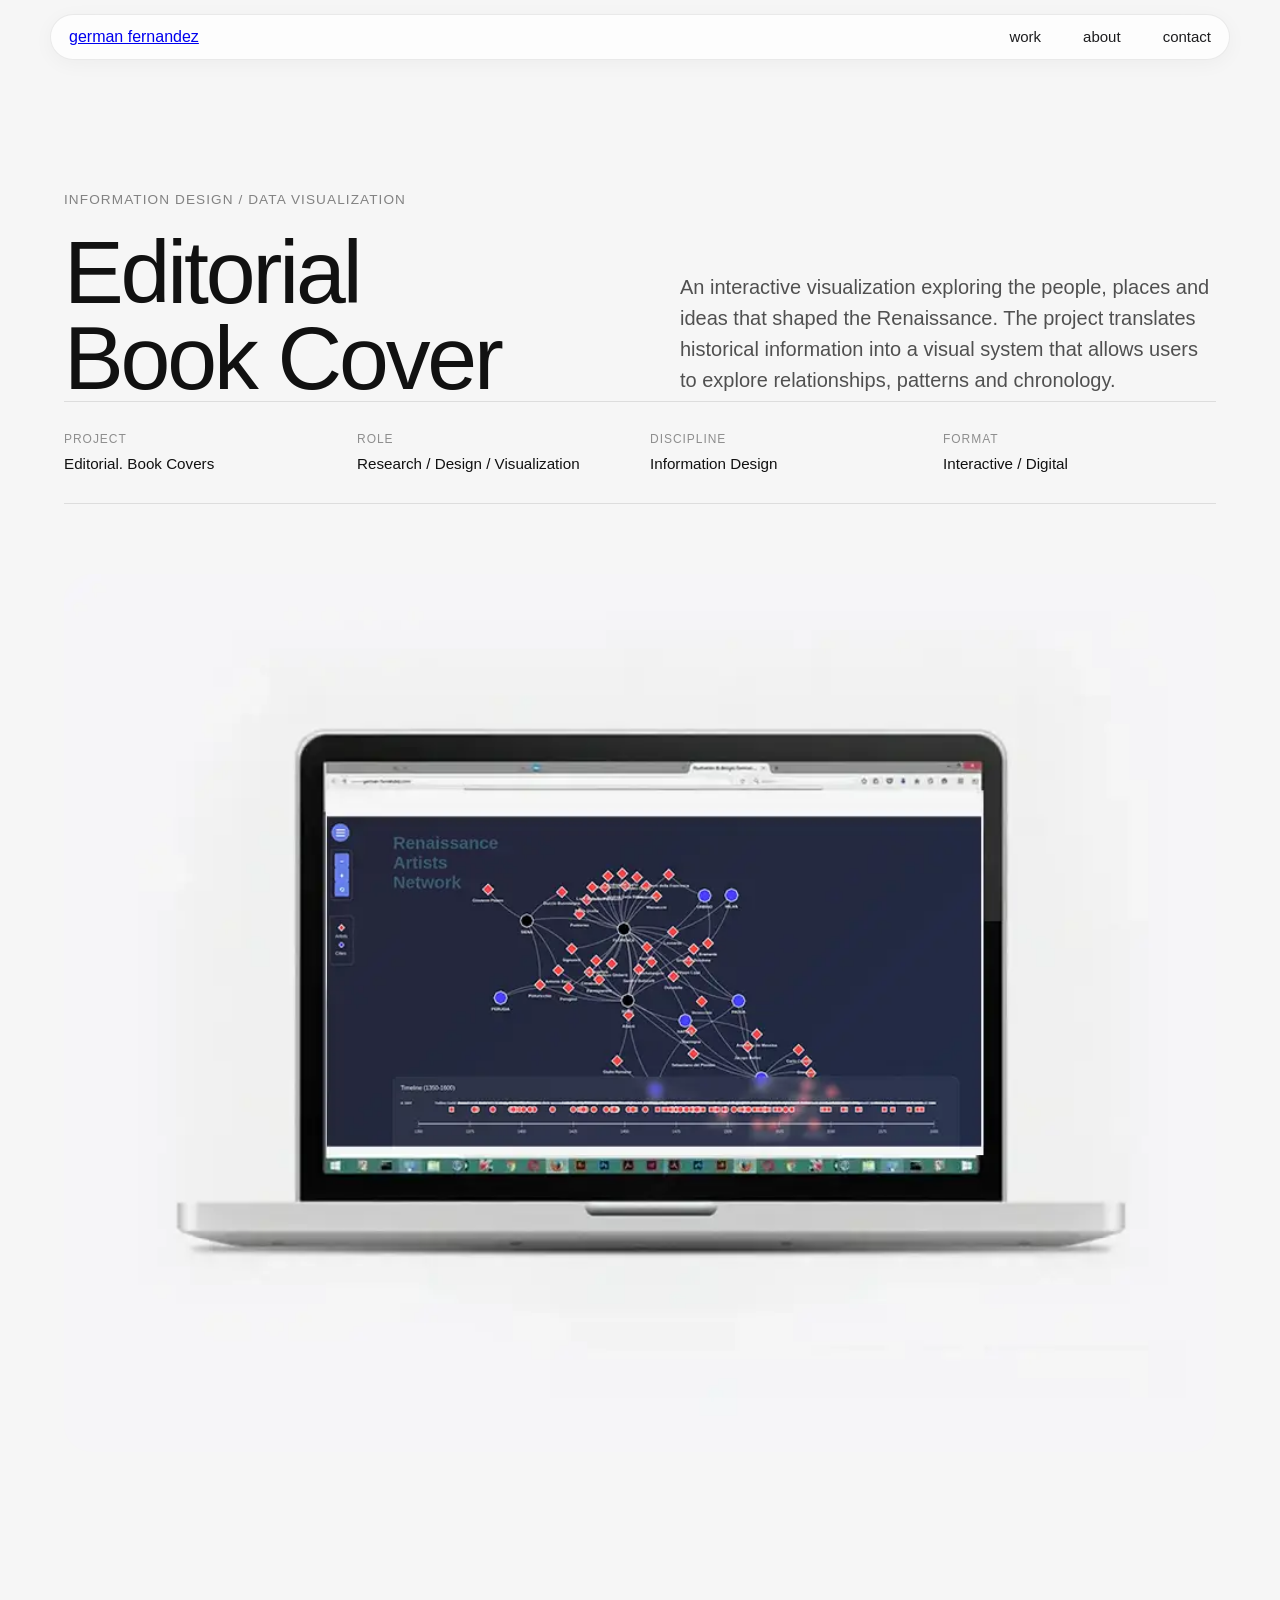
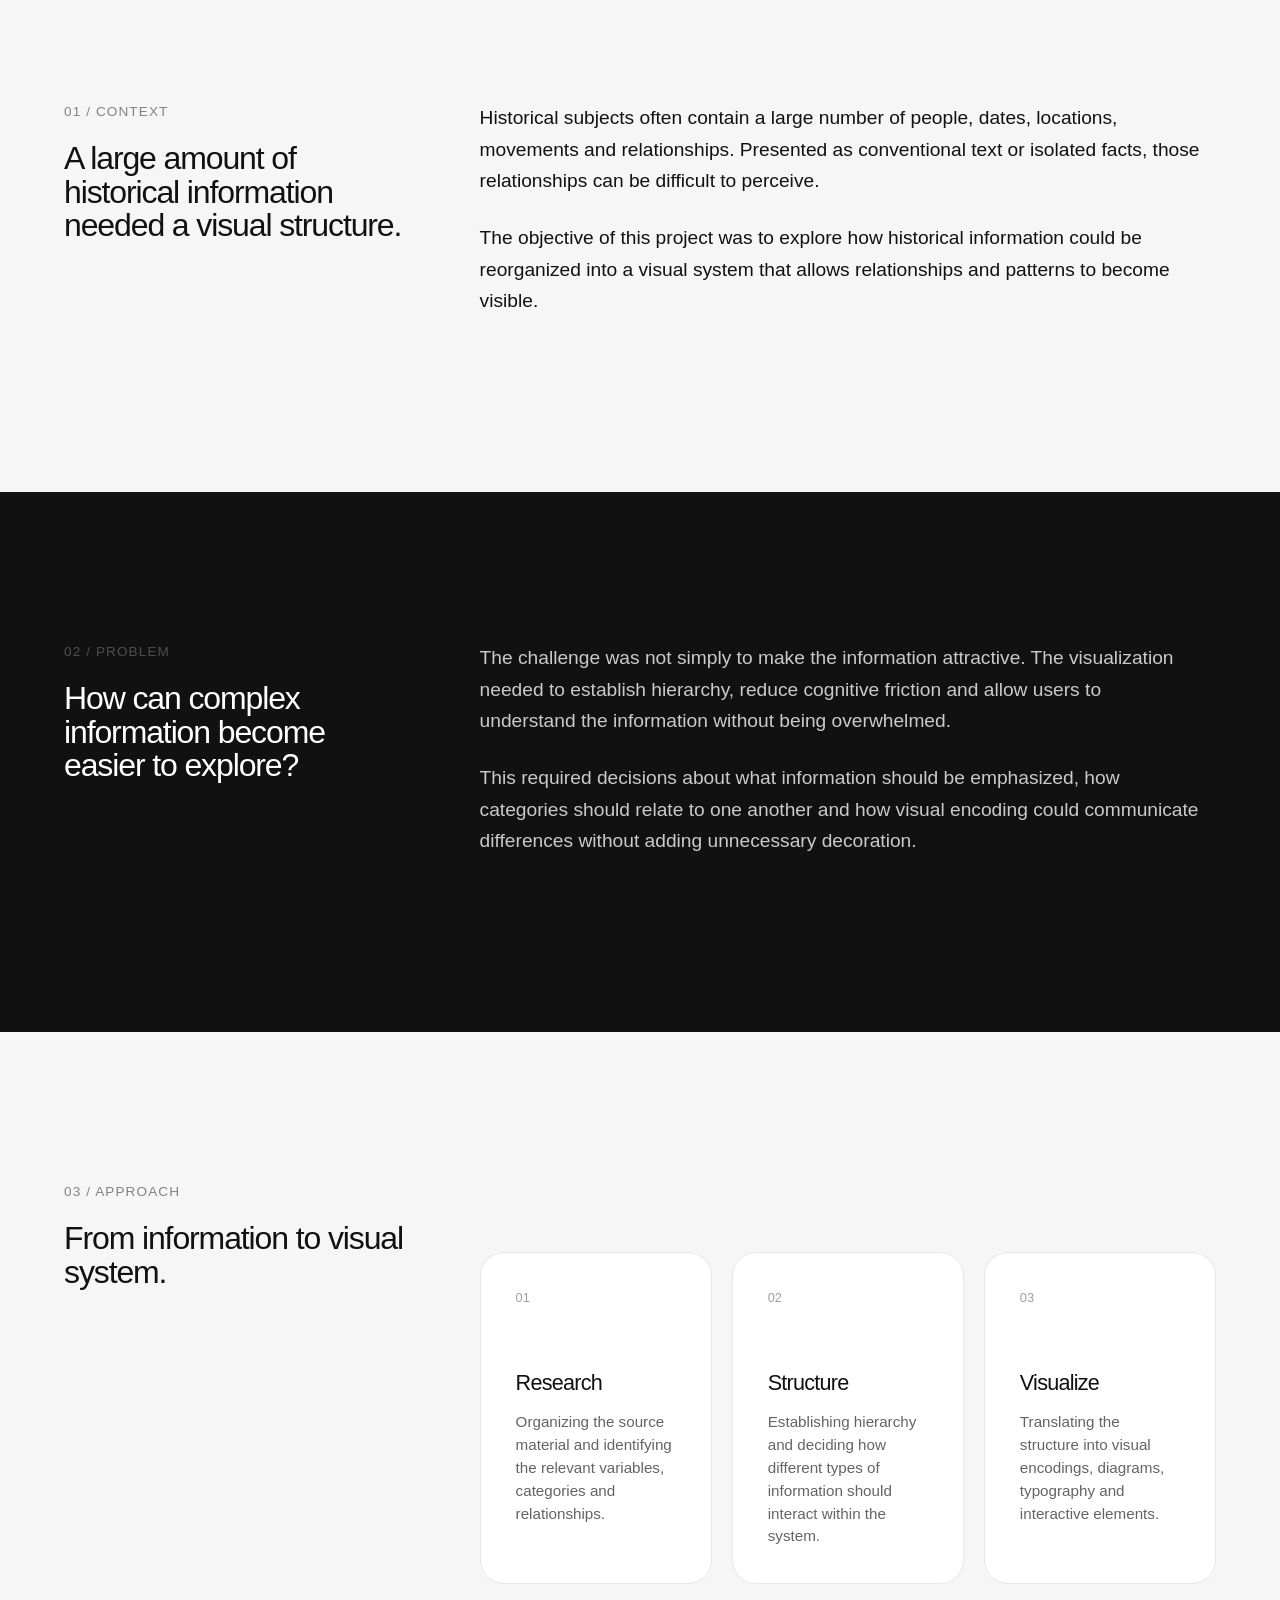
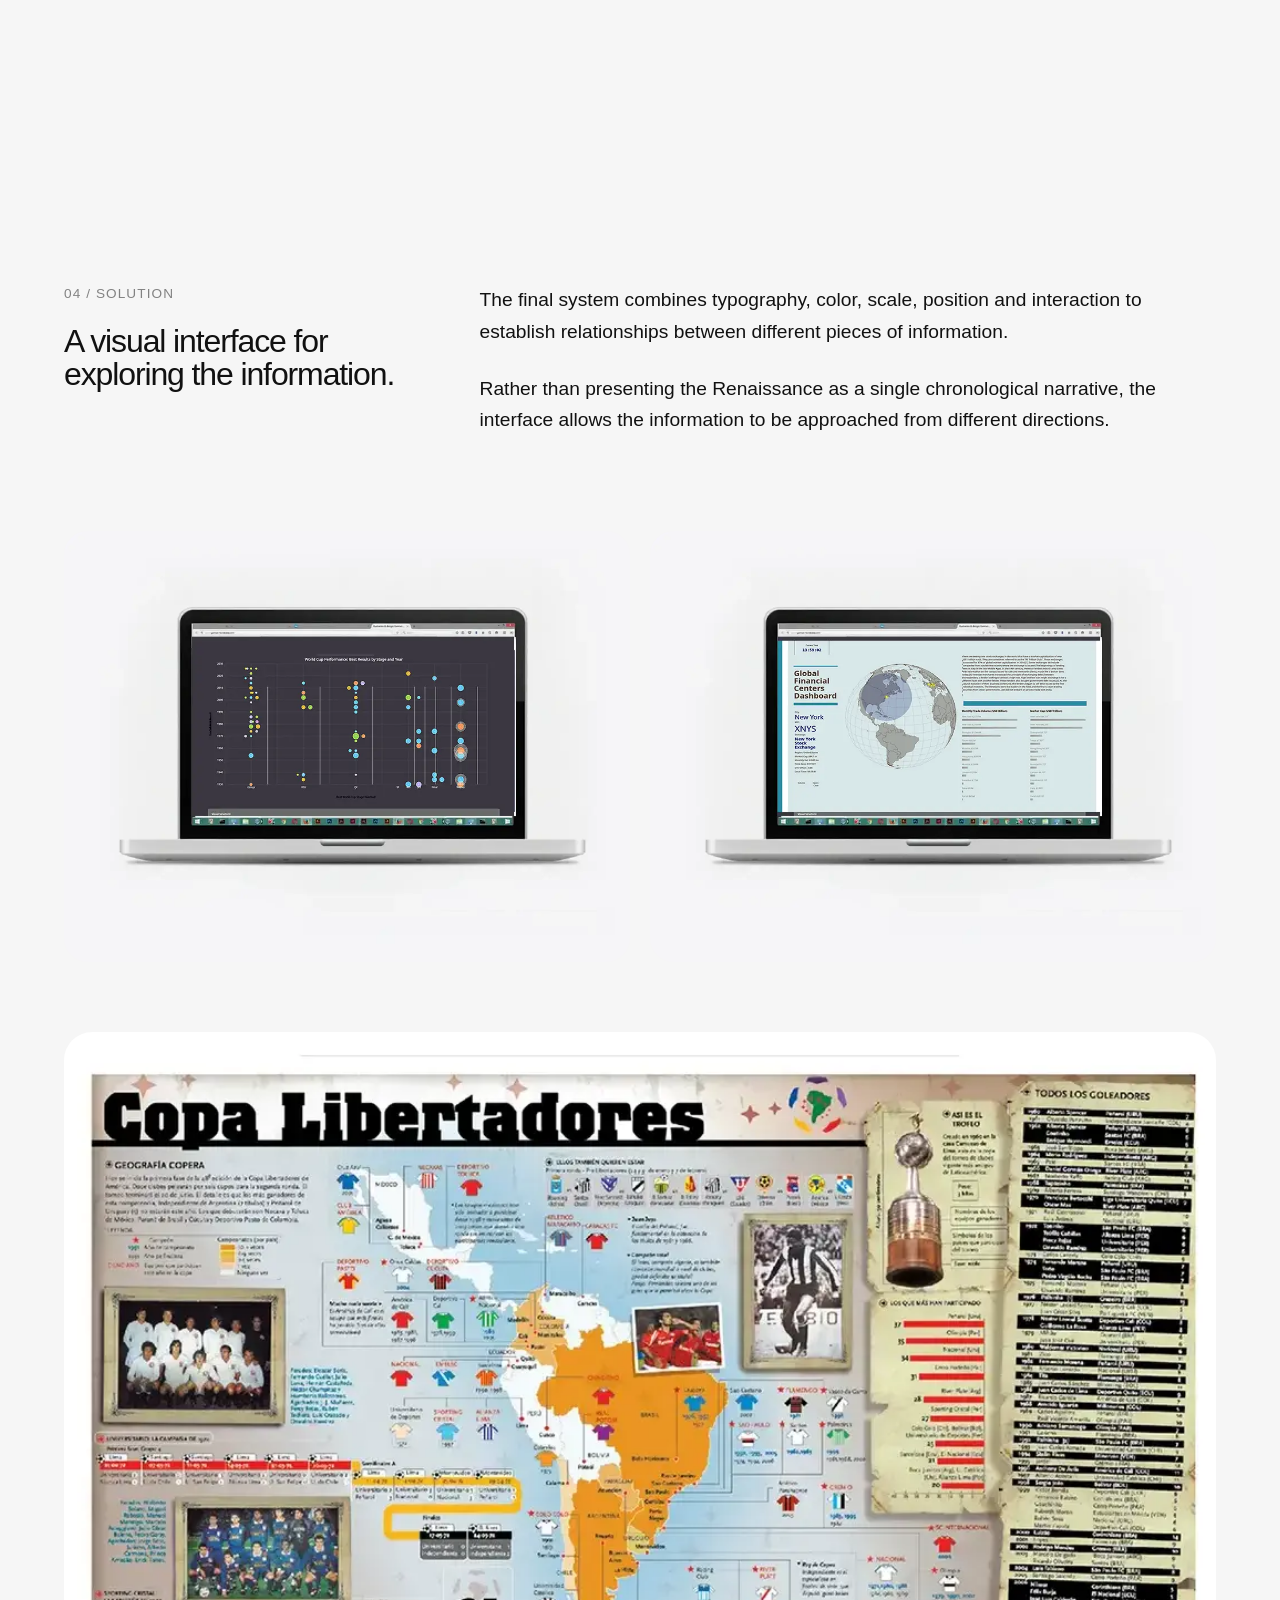
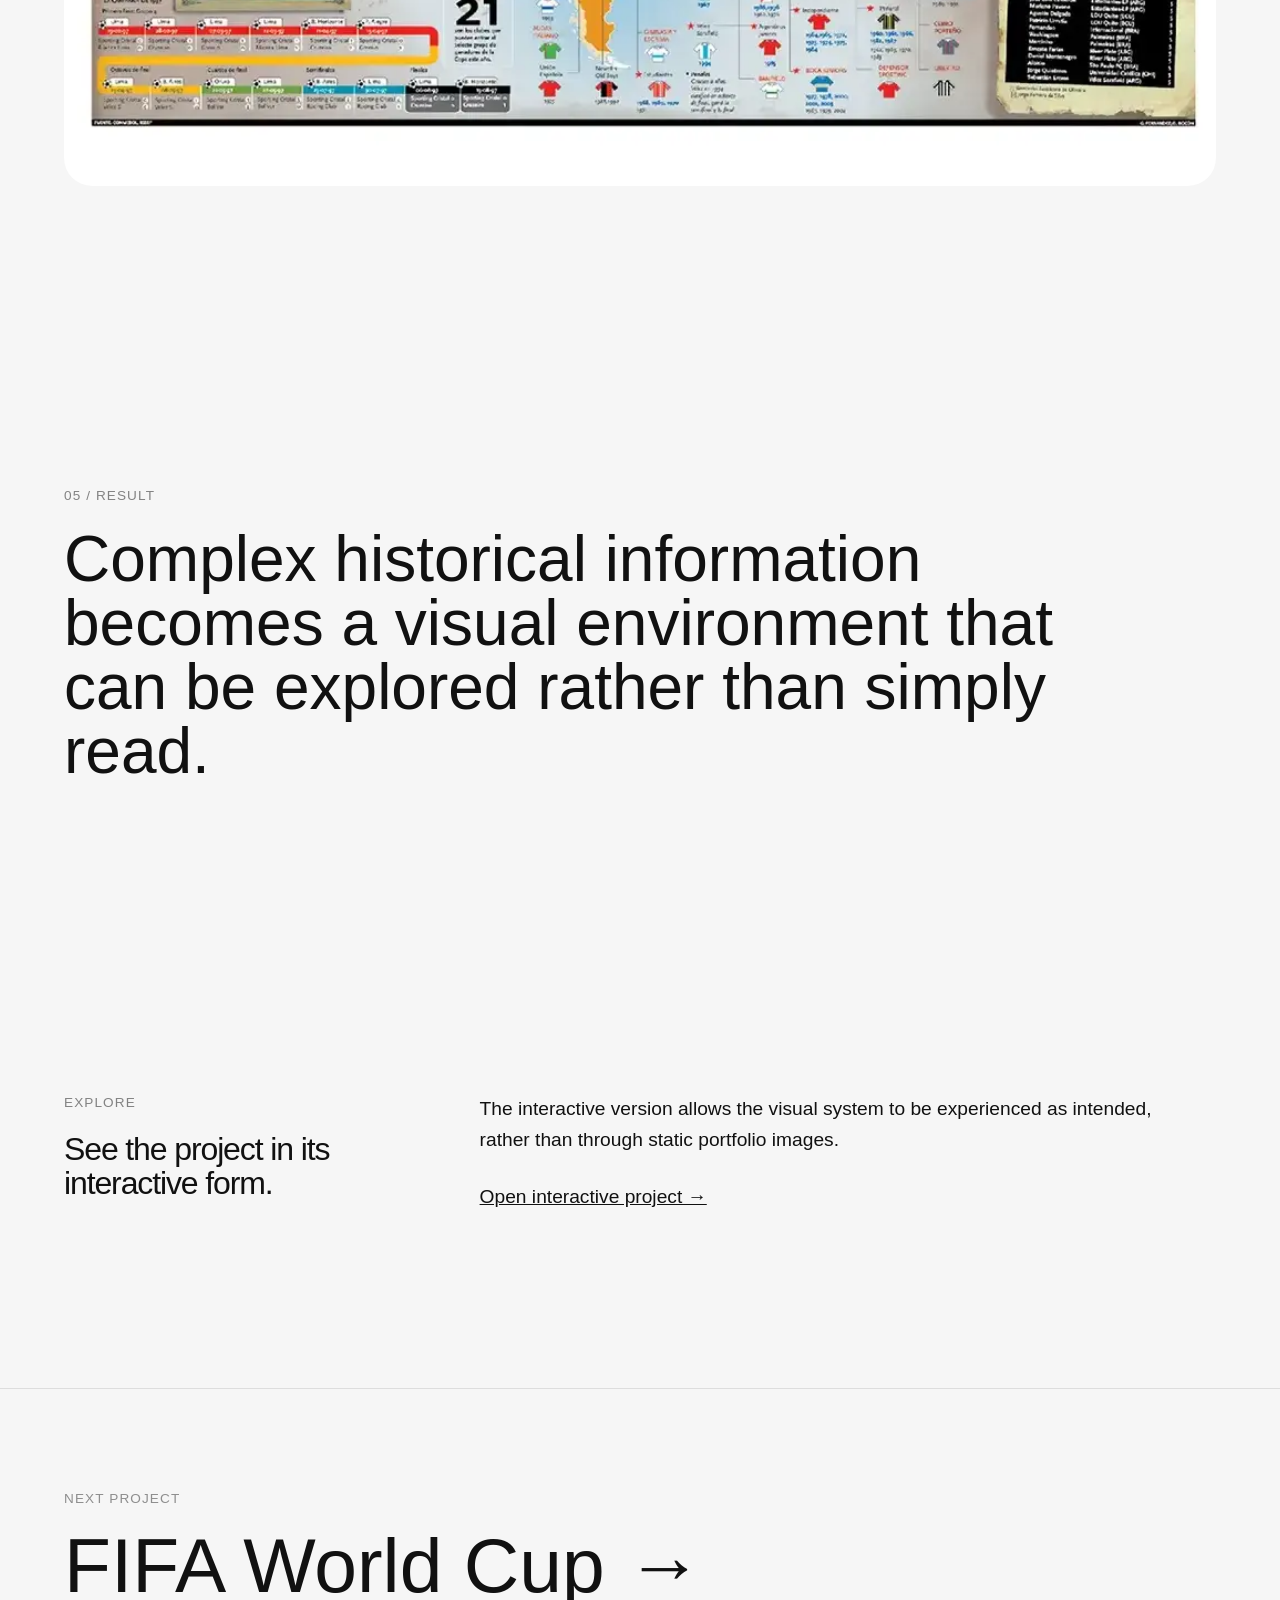
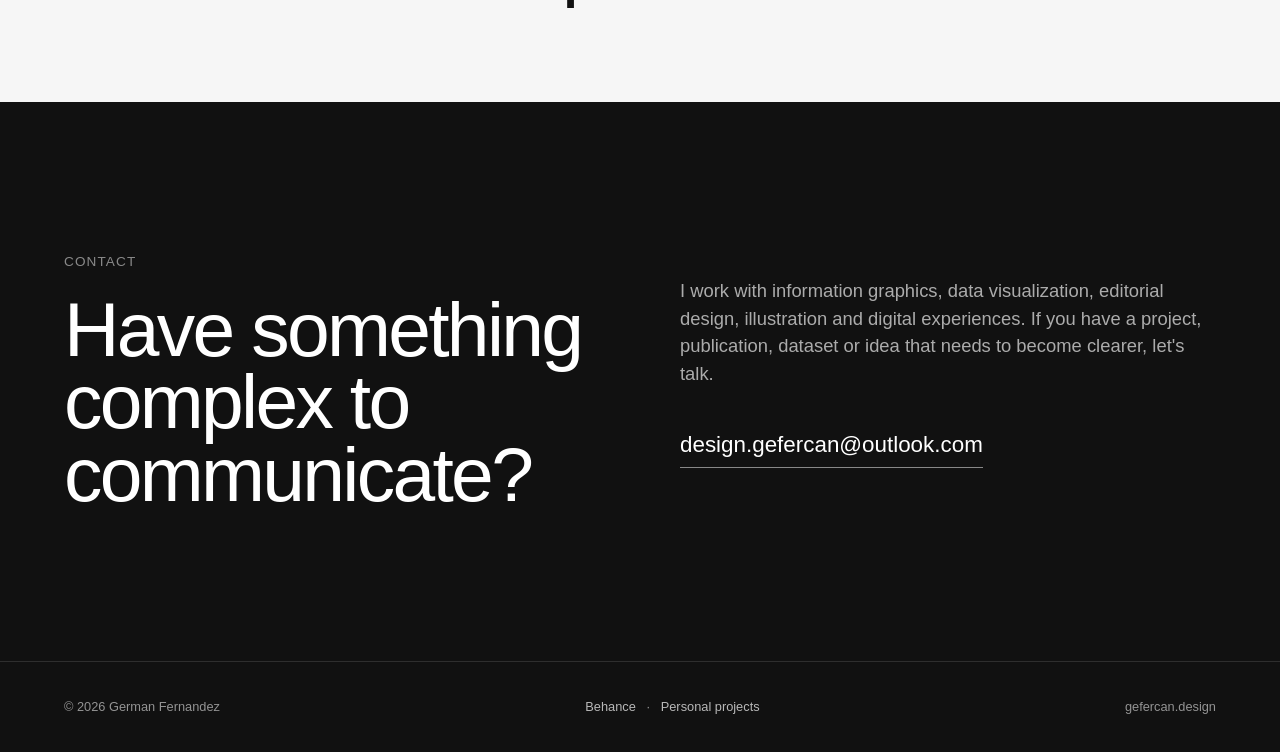
<file: project_02_editorial.html>
<!DOCTYPE html>
<html lang="en">
<head>
<meta charset="UTF-8" />
<meta name="viewport" content="width=device-width, initial-scale=1.0" />

<title>Renaissance Dashboard · gefercan.design</title>

<style>

* {
  margin: 0;
  padding: 0;
  box-sizing: border-box;
}

html {
  scroll-behavior: smooth;
}

body {
  font-family:
    -apple-system,
    BlinkMacSystemFont,
    "Segoe UI",
    Roboto,
    Helvetica,
    Arial,
    sans-serif;

  background: #f6f6f6;
  color: #111;
  line-height: 1.5;
}


/* =========================================================
   NAVIGATION
========================================================= */

.nav {
  position: fixed;
  top: 0;
  left: 0;

  width: 100%;

  display: flex;
  justify-content: center;

  z-index: 1000;

  pointer-events: none;
}

.nav-inner {
  pointer-events: auto;

  width: calc(100% - 40px);
  max-width: 1180px;

  margin-top: 14px;

  padding: 10px 18px;

  display: flex;
  align-items: center;
  justify-content: space-between;

  background: rgba(255,255,255,0.78);

  -webkit-backdrop-filter: blur(20px);
  backdrop-filter: blur(20px);

  border: 1px solid rgba(0,0,0,0.08);

  border-radius: 999px;

  box-shadow:
    0 4px 20px rgba(0,0,0,0.04);
}

.nav-name {
  text-decoration: none;

  font-size: 15px;
  font-weight: 500;

  letter-spacing: -0.01em;

  white-space: nowrap;
}

.nav-links {
  display: flex;
  align-items: center;

  gap: 42px;

  list-style: none;
}

.nav-links a {
  text-decoration: none;

  font-size: 15px;

  color: #1d1d1f;

  transition: opacity 0.2s ease;
}

.nav-links a:hover {
  opacity: 0.5;
}

/* MOBILE MENU */

.menu-toggle {
  width: 28px;
  height: 28px;
  position: relative;
  cursor: pointer;
  display: none;
}

.menu-toggle span {
  position: absolute;
  top: 50%;
  left: 50%;
  width: 18px;
  height: 2px;
  background: #111;

  transform-origin: center;
  transition: all .35s ease;
}

.menu-toggle span:first-child {
  transform: translate(-50%, -50%) rotate(0deg);
}

.menu-toggle span:last-child {
  transform: translate(-50%, -50%) rotate(90deg);
}

.menu-toggle.active span:first-child {
  transform: translate(-50%, -50%) rotate(45deg);
}

.menu-toggle.active span:last-child {
  transform: translate(-50%, -50%) rotate(-45deg);
}


/* SIDE MENU */

.side-menu {
  position: fixed;
  top: -100%;
  left: 0;

  width: 100%;
  height: 70vh;

  background: rgba(255,255,255,.96);
  backdrop-filter: blur(20px);
  -webkit-backdrop-filter: blur(20px);

  padding: 110px 30px 40px;

  transition: top .5s ease;

  z-index: 999;

  display: none;
}

.side-menu.active {
  top: 0;
}

.side-menu ul {
  list-style: none;
}

.side-menu li {
  margin-bottom: 26px;
}

.side-menu a {
  text-decoration: none;
  color: #111;
  font-size: 28px;
  font-weight: 500;
}


/* =========================================================
   GENERAL
========================================================= */

.container {
  width: min(1200px, 90%);
  margin: 0 auto;
}

.section {
  padding: 130px 0;
}

.small-label {
  font-size: .85rem;
  text-transform: uppercase;
  letter-spacing: .08em;
  opacity: .5;
  margin-bottom: 20px;
}

h1,
h2,
h3 {
  font-weight: 500;
  letter-spacing: -.035em;
}

p {
  max-width: 720px;
}


/* =========================================================
   HERO / PROJECT INTRO
========================================================= */

.project-hero {
  padding-top: 190px;
  padding-bottom: 100px;
}

.project-hero-grid {
  display: grid;
  grid-template-columns: 1fr 1fr;
  gap: 80px;
  align-items: end;
}

.project-title {
  font-size: clamp(3.5rem, 7vw, 7rem);
  line-height: .95;
}

.project-intro {
  font-size: 1.25rem;
  line-height: 1.55;
  opacity: .72;
  padding-bottom: 5px;
}


/* =========================================================
   PROJECT META
========================================================= */

.project-meta {
  display: grid;
  grid-template-columns: repeat(4, 1fr);
  gap: 20px;

  border-top: 1px solid #ddd;
  border-bottom: 1px solid #ddd;

  padding: 28px 0;
}

.meta-item {
  display: flex;
  flex-direction: column;
  gap: 5px;
}

.meta-label {
  font-size: .75rem;
  text-transform: uppercase;
  letter-spacing: .08em;
  opacity: .45;
}

.meta-value {
  font-size: .95rem;
}


/* =========================================================
   LARGE PROJECT IMAGE
========================================================= */

.project-image {
  width: 100%;
  margin-top: 70px;

  border-radius: 28px;
  overflow: hidden;

  background: #eee;
}

.project-image img {
  width: 100%;
  height: auto;
  display: block;
}


/* =========================================================
   TEXT SECTIONS
========================================================= */

.case-section {
  padding: 150px 0;
}

.case-grid {
  display: grid;
  grid-template-columns: 30% 1fr;
  gap: 70px;
}

.case-heading {
  font-size: 2rem;
  line-height: 1.05;
}

.case-content {
  font-size: 1.2rem;
  line-height: 1.65;
}

.case-content p {
  margin-bottom: 25px;
}


/* =========================================================
   PROBLEM / SOLUTION
========================================================= */

.problem {
  background: #111;
  color: white;
}

.problem .case-content {
  color: rgba(255,255,255,.78);
}

.problem .small-label {
  color: rgba(255,255,255,.5);
}


/* =========================================================
   IMAGE GRID
========================================================= */

.image-grid {
  display: grid;
  grid-template-columns: repeat(2, 1fr);
  gap: 20px;
  margin-top: 70px;
}

.image-card {
  border-radius: 24px;
  overflow: hidden;
  background: #eee;
}

.image-card img {
  display: block;
  width: 100%;
  height: auto;
}


/* FULL WIDTH IMAGE */

.full-image {
  margin-top: 20px;
}

.full-image img {
  width: 100%;
  display: block;
}


/* =========================================================
   PROCESS
========================================================= */

.process-grid {
  display: grid;
  grid-template-columns: repeat(3, 1fr);
  gap: 20px;

  margin-top: 70px;
}

.process-card {
  background: #fff;
  border-radius: 24px;
  padding: 35px;
  min-height: 240px;
  border: 1px solid #e7e7e7;
}

.process-number {
  font-size: .8rem;
  opacity: .4;
  margin-bottom: 60px;
}

.process-card h3 {
  font-size: 1.35rem;
  margin-bottom: 12px;
}

.process-card p {
  font-size: .95rem;
  opacity: .65;
}


/* =========================================================
   RESULT
========================================================= */

.result {
  padding-bottom: 160px;
}

.result-statement {
  font-size: clamp(2.5rem, 5vw, 5rem);
  line-height: 1;
  max-width: 1000px;
}


/* =========================================================
   NEXT PROJECT
========================================================= */

.next-project {
  border-top: 1px solid #ddd;
  padding: 100px 0;
}

.next-project a {
  text-decoration: none;
  color: #111;
}

.next-project-label {
  opacity: .45;
  font-size: .85rem;
  text-transform: uppercase;
  letter-spacing: .08em;
  margin-bottom: 20px;
}

.next-project-title {
  font-size: clamp(3rem, 6vw, 6rem);
  line-height: .95;
}


/* =========================================================
   CONTACT
========================================================= */

.contact {
  background: #111;
  color: white;
  padding: 150px 0;
}

.contact-grid {
  display: grid;
  grid-template-columns: 1fr 1fr;
  gap: 80px;
}

.contact-title {
  font-size: clamp(3rem, 6vw, 6rem);
  line-height: .95;
}

.contact-text {
  font-size: 1.15rem;
  color: rgba(255,255,255,.65);
  margin-top: 25px;
}

.contact-email {
  display: inline-block;
  margin-top: 40px;

  color: white;
  text-decoration: none;

  font-size: 1.4rem;

  border-bottom: 1px solid rgba(255,255,255,.5);
  padding-bottom: 6px;
}


/* =========================================================
   FOOTER
========================================================= */

.footer {
  background: #111;
  color: rgba(255,255,255,.55);

  border-top: 1px solid rgba(255,255,255,.12);

  padding: 35px 0;
}

.footer-inner {
  display: flex;
  justify-content: space-between;
  gap: 30px;

  font-size: .8rem;
}

.footer a {
  color: rgba(255,255,255,.7);
  text-decoration: none;
}


/* =========================================================
   FADE ANIMATION
========================================================= */

.fade {
  opacity: 0;
  transform: translateY(30px);
  transition: opacity .8s ease, transform .8s ease;
}

.fade.visible {
  opacity: 1;
  transform: translateY(0);
}


/* =========================================================
   RESPONSIVE
========================================================= */

@media (max-width: 768px) {

  .nav {
    width: 100%;
  }

  .nav-inner {
    width: 86%;
    justify-content: space-between;
    padding: 9px 12px;
  }

  .nav-links {
    display: none;
  }

  .menu-toggle {
    display: block;
  }

  .side-menu {
    display: block;
  }


  .container {
    width: 88%;
  }


  .section,
  .case-section {
    padding: 90px 0;
  }


  /* HERO */

  .project-hero {
    padding-top: 130px;
    padding-bottom: 70px;
  }

  .project-hero-grid {
    grid-template-columns: 1fr;
    gap: 35px;
  }

  .project-title {
    font-size: clamp(3.2rem, 15vw, 5rem);
  }

  .project-intro {
    font-size: 1.1rem;
  }


  /* META */

  .project-meta {
    grid-template-columns: repeat(2, 1fr);
    gap: 30px 20px;
  }


  /* IMAGES */

  .project-image {
    margin-top: 45px;
    border-radius: 20px;
  }


  /* CASE STUDY */

  .case-grid {
    grid-template-columns: 1fr;
    gap: 30px;
  }

  .case-heading {
    font-size: 1.8rem;
  }

  .case-content {
    font-size: 1.05rem;
  }


  /* IMAGE GRID */

  .image-grid {
    grid-template-columns: 1fr;
    gap: 15px;
    margin-top: 45px;
  }

  .image-card {
    border-radius: 18px;
  }


  /* PROCESS */

  .process-grid {
    grid-template-columns: 1fr;
    gap: 15px;
    margin-top: 45px;
  }

  .process-card {
    min-height: auto;
    padding: 28px;
  }

  .process-number {
    margin-bottom: 35px;
  }


  /* RESULT */

  .result {
    padding-bottom: 100px;
  }

  .result-statement {
    font-size: 2.8rem;
  }


  /* NEXT */

  .next-project {
    padding: 80px 0;
  }


  /* CONTACT */

  .contact {
    padding: 100px 0;
  }

  .contact-grid {
    grid-template-columns: 1fr;
    gap: 50px;
  }

  .contact-title {
    font-size: 3.5rem;
  }


  /* FOOTER */

  .footer-inner {
    flex-direction: column;
    gap: 12px;
  }

}

</style>
</head>


<body>


<!-- ======================================================
     NAVIGATION
====================================================== -->

<nav class="nav">

  <div class="nav-inner">

     <a
        href="index.html"
        target="_blank"
        rel="noopener noreferrer">    
        german fernandez
    </a>

    <ul class="nav-links">

      <li>
        <a href="#work">work</a>
      </li>

      <li>
        <a href="#about">about</a>
      </li>

      <li>
        <a href="#contact">contact</a>
      </li>

    </ul>

    <div
      class="menu-toggle"
      id="menuToggle"
      onclick="toggleMenu()"
      aria-label="Open menu"
      aria-expanded="false">

      <span></span>
      <span></span>

    </div>

  </div>

</nav>




<!-- MOBILE MENU -->

<div class="side-menu" id="sideMenu">

  <ul>

    <li>
      <a href="index.html#work" onclick="closeMenu()">work</a>
    </li>

    <li>
      <a href="index.html#about" onclick="closeMenu()">about</a>
    </li>

    <li>
      <a href="index.html#contact" onclick="closeMenu()">contact</a>
    </li>

  </ul>

</div>



<!-- ======================================================
     PROJECT HERO
====================================================== -->

<header class="project-hero">

  <div class="container">

    <div class="project-hero-grid fade">

      <div>

        <div class="small-label">
          Information design / Data visualization
        </div>

        <h1 class="project-title">
          Editorial
          <br>
          Book Cover
          <br>
        </h1>

      </div>


      <div>

        <p class="project-intro">

          An interactive visualization exploring the people,
          places and ideas that shaped the Renaissance.

          The project translates historical information into
          a visual system that allows users to explore
          relationships, patterns and chronology.

        </p>

      </div>

    </div>


    <!-- PROJECT META -->

    <div class="project-meta fade">

      <div class="meta-item">

        <span class="meta-label">
          Project
        </span>

        <span class="meta-value">
          Editorial. Book Covers
        </span>

      </div>


      <div class="meta-item">

        <span class="meta-label">
          Role
        </span>

        <span class="meta-value">
          Research / Design / Visualization
        </span>

      </div>


      <div class="meta-item">

        <span class="meta-label">
          Discipline
        </span>

        <span class="meta-value">
          Information Design
        </span>

      </div>


      <div class="meta-item">

        <span class="meta-label">
          Format
        </span>

        <span class="meta-value">
          Interactive / Digital
        </span>

      </div>

    </div>


    <!-- HERO IMAGE -->

    <div class="project-image fade">

      <img
        src="./images/design_gefercan_dataviz_01_portfolio_page2.webp"
        alt="Renaissance dashboard visualization"
      >

    </div>

  </div>

</header>



<!-- ======================================================
     CONTEXT
====================================================== -->

<section class="case-section fade">

  <div class="container">

    <div class="case-grid">

      <div>

        <div class="small-label">
          01 / Context
        </div>

        <h2 class="case-heading">
          A large amount of historical information needed a visual structure.
        </h2>

      </div>


      <div class="case-content">

        <p>
          Historical subjects often contain a large number of
          people, dates, locations, movements and relationships.
          Presented as conventional text or isolated facts,
          those relationships can be difficult to perceive.
        </p>

        <p>
          The objective of this project was to explore how
          historical information could be reorganized into a
          visual system that allows relationships and patterns
          to become visible.
        </p>

      </div>

    </div>

  </div>

</section>



<!-- ======================================================
     PROBLEM
====================================================== -->

<section class="case-section problem fade">

  <div class="container">

    <div class="case-grid">

      <div>

        <div class="small-label">
          02 / Problem
        </div>

        <h2 class="case-heading">
          How can complex information become easier to explore?
        </h2>

      </div>


      <div class="case-content">

        <p>
          The challenge was not simply to make the information
          attractive. The visualization needed to establish
          hierarchy, reduce cognitive friction and allow users
          to understand the information without being overwhelmed.
        </p>

        <p>
          This required decisions about what information should
          be emphasized, how categories should relate to one
          another and how visual encoding could communicate
          differences without adding unnecessary decoration.
        </p>

      </div>

    </div>

  </div>

</section>



<!-- ======================================================
     PROCESS
====================================================== -->

<section class="case-section fade">

  <div class="container">

    <div class="case-grid">

      <div>

        <div class="small-label">
          03 / Approach
        </div>

        <h2 class="case-heading">
          From information to visual system.
        </h2>

      </div>


      <div>

        <div class="process-grid">

          <div class="process-card">

            <div class="process-number">
              01
            </div>

            <h3>
              Research
            </h3>

            <p>
              Organizing the source material and identifying
              the relevant variables, categories and relationships.
            </p>

          </div>


          <div class="process-card">

            <div class="process-number">
              02
            </div>

            <h3>
              Structure
            </h3>

            <p>
              Establishing hierarchy and deciding how different
              types of information should interact within the system.
            </p>

          </div>


          <div class="process-card">

            <div class="process-number">
              03
            </div>

            <h3>
              Visualize
            </h3>

            <p>
              Translating the structure into visual encodings,
              diagrams, typography and interactive elements.
            </p>

          </div>

        </div>

      </div>

    </div>

  </div>

</section>



<!-- ======================================================
     SOLUTION
====================================================== -->

<section class="case-section fade">

  <div class="container">

    <div class="case-grid">

      <div>

        <div class="small-label">
          04 / Solution
        </div>

        <h2 class="case-heading">
          A visual interface for exploring the information.
        </h2>

      </div>


      <div class="case-content">

        <p>
          The final system combines typography, color, scale,
          position and interaction to establish relationships
          between different pieces of information.
        </p>

        <p>
          Rather than presenting the Renaissance as a single
          chronological narrative, the interface allows the
          information to be approached from different directions.
        </p>

      </div>

    </div>


    <div class="image-grid">

      <div class="image-card">

        <img
          src="./images/design_gefercan_dataviz_02_portfolio_page2.webp"
          alt="Renaissance visualization detail"
        >

      </div>


      <div class="image-card">

        <img
          src="./images/design_gefercan_dataviz_03_portfolio_page2.webp"
          alt="Renaissance dashboard detail"
        >

      </div>

    </div>


    <div class="project-image">

      <img
        src="./images/design_gefercan_infographics_sport.webp"
        alt="Information visualization"
      >

    </div>

  </div>

</section>



<!-- ======================================================
     RESULT
====================================================== -->

<section class="case-section result fade">

  <div class="container">

    <div class="small-label">
      05 / Result
    </div>

    <p class="result-statement">

      Complex historical information becomes a visual
      environment that can be explored rather than simply read.

    </p>

  </div>

</section>



<!-- ======================================================
     INTERACTIVE PROJECT
====================================================== -->

<section class="case-section fade">

  <div class="container">

    <div class="case-grid">

      <div>

        <div class="small-label">
          Explore
        </div>

        <h2 class="case-heading">
          See the project in its interactive form.
        </h2>

      </div>


      <div class="case-content">

        <p>
          The interactive version allows the visual system to
          be experienced as intended, rather than through static
          portfolio images.
        </p>

        <p>

          <a
            href="https://gefercan2.github.io/demo/Renaissance_dashboard.html"
            target="_blank"
            style="color:#111;"
          >
            Open interactive project →
          </a>

        </p>

      </div>

    </div>

  </div>

</section>



<!-- ======================================================
     NEXT PROJECT
====================================================== -->

<section class="next-project">

  <div class="container">

    <a href="fifa-world-cup.html">

      <div class="next-project-label">
        Next project
      </div>

      <div class="next-project-title">
        FIFA World Cup →
      </div>

    </a>

  </div>

</section>



<!-- ======================================================
     CONTACT
====================================================== -->

<section class="contact" id="contact">

  <div class="container">

    <div class="contact-grid">

      <div>

        <div class="small-label">
          Contact
        </div>

        <h2 class="contact-title">
          Have something<br>
          complex to communicate?
        </h2>

      </div>


      <div>

        <p class="contact-text">

          I work with information graphics, data visualization,
          editorial design, illustration and digital experiences.

          If you have a project, publication, dataset or idea
          that needs to become clearer, let's talk.

        </p>


        <a
          class="contact-email"
          href="mailto:design.gefercan@outlook.com"
        >
          design.gefercan@outlook.com
        </a>

      </div>

    </div>

  </div>

</section>



<!-- ======================================================
     FOOTER
====================================================== -->

<footer class="footer">

  <div class="container">

    <div class="footer-inner">

      <div>
        © 2026 German Fernandez
      </div>

      <div>

        <a
          href="https://www.behance.net/german_fernandez"
          target="_blank"
        >
          Behance
        </a>

        &nbsp;&nbsp;·&nbsp;&nbsp;

        <a
          href="https://gefercan.github.io"
          target="_blank"
        >
          Personal projects
        </a>

      </div>

      <div>
        gefercan.design
      </div>

    </div>

  </div>

</footer>



<!-- ======================================================
     JAVASCRIPT
====================================================== -->

<script>

function toggleMenu() {

  const menu =
    document.getElementById("sideMenu");

  const toggle =
    document.querySelector(".menu-toggle");

  menu.classList.toggle("active");

  toggle.classList.toggle("active");

}


function closeMenu() {

  const menu =
    document.getElementById("sideMenu");

  const toggle =
    document.querySelector(".menu-toggle");

  menu.classList.remove("active");

  toggle.classList.remove("active");

}


/* FADE ON SCROLL */

const observer =
  new IntersectionObserver(

    entries => {

      entries.forEach(entry => {

        if (entry.isIntersecting) {

          entry.target.classList.add("visible");

        }

      });

    },

    {
      threshold: .15
    }

  );


document
  .querySelectorAll(".fade")
  .forEach(element => {

    observer.observe(element);

  });

</script>


</body>
</html>
</file>
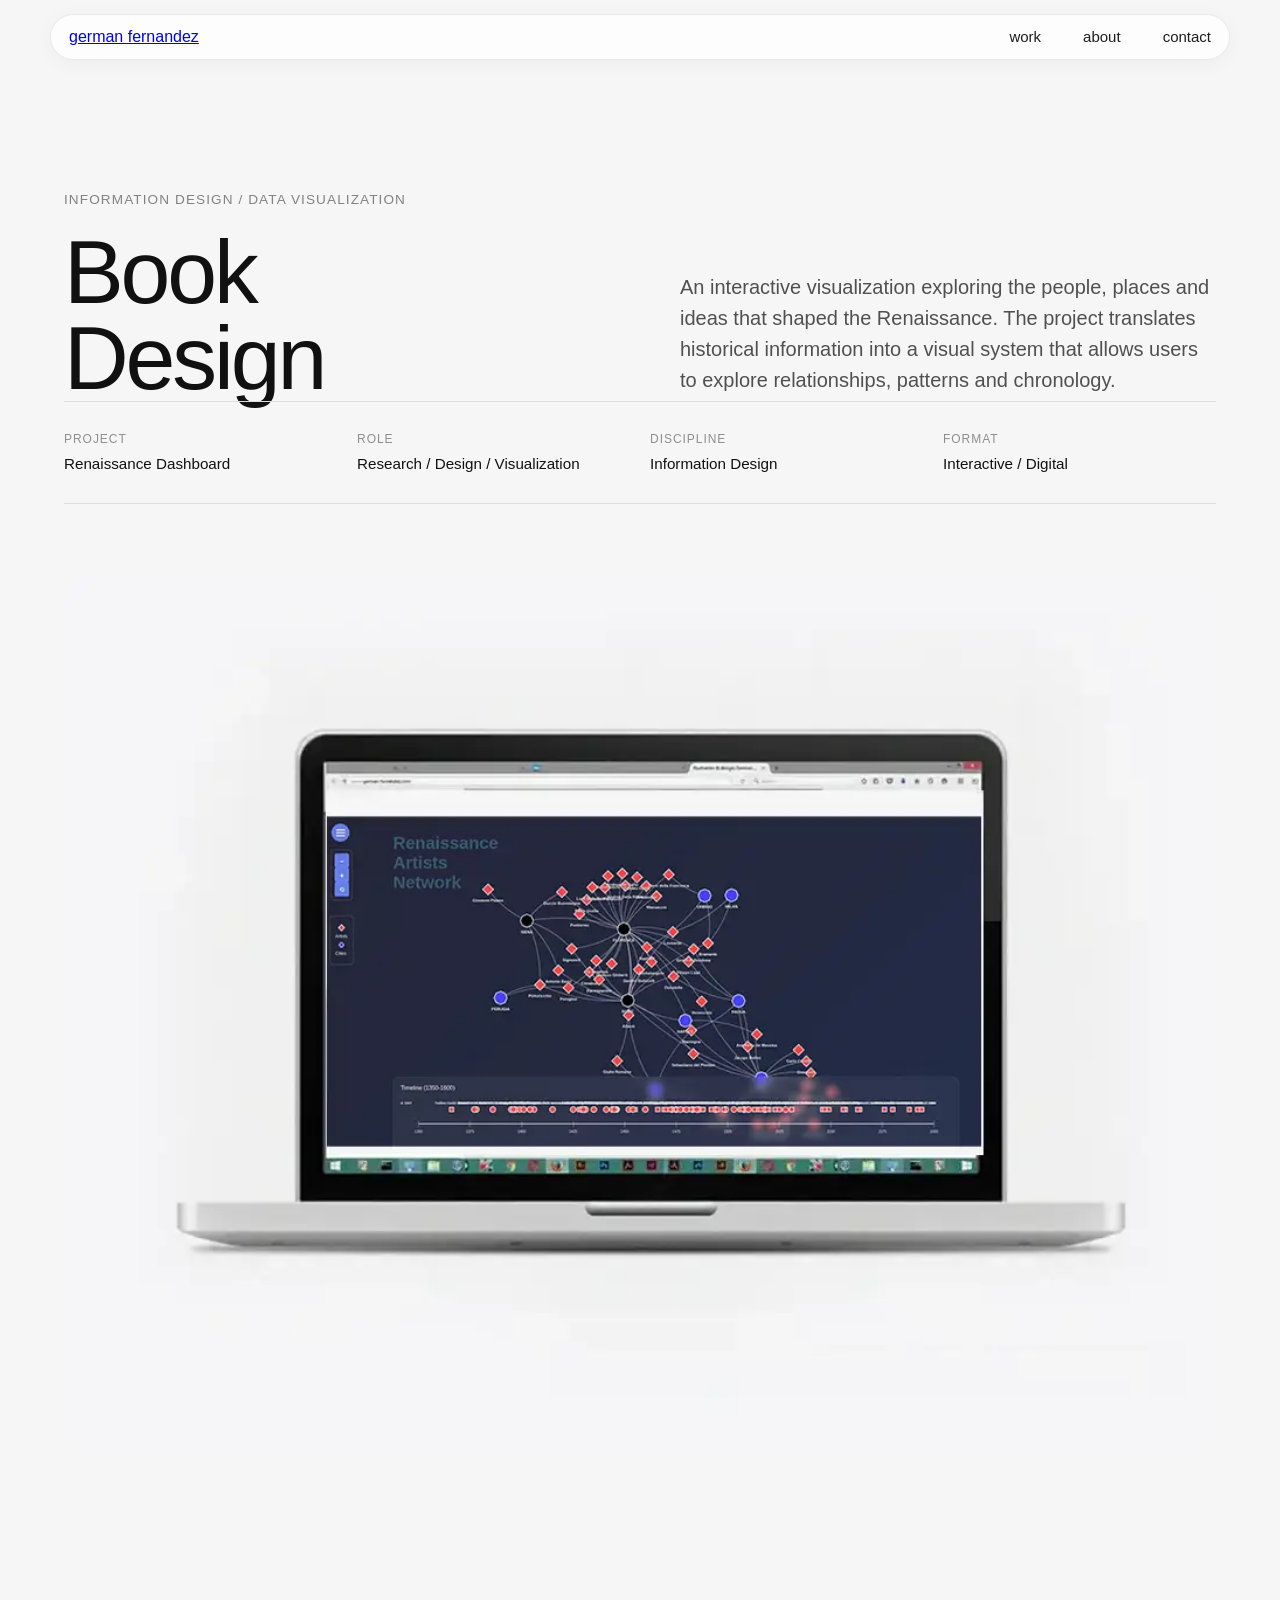
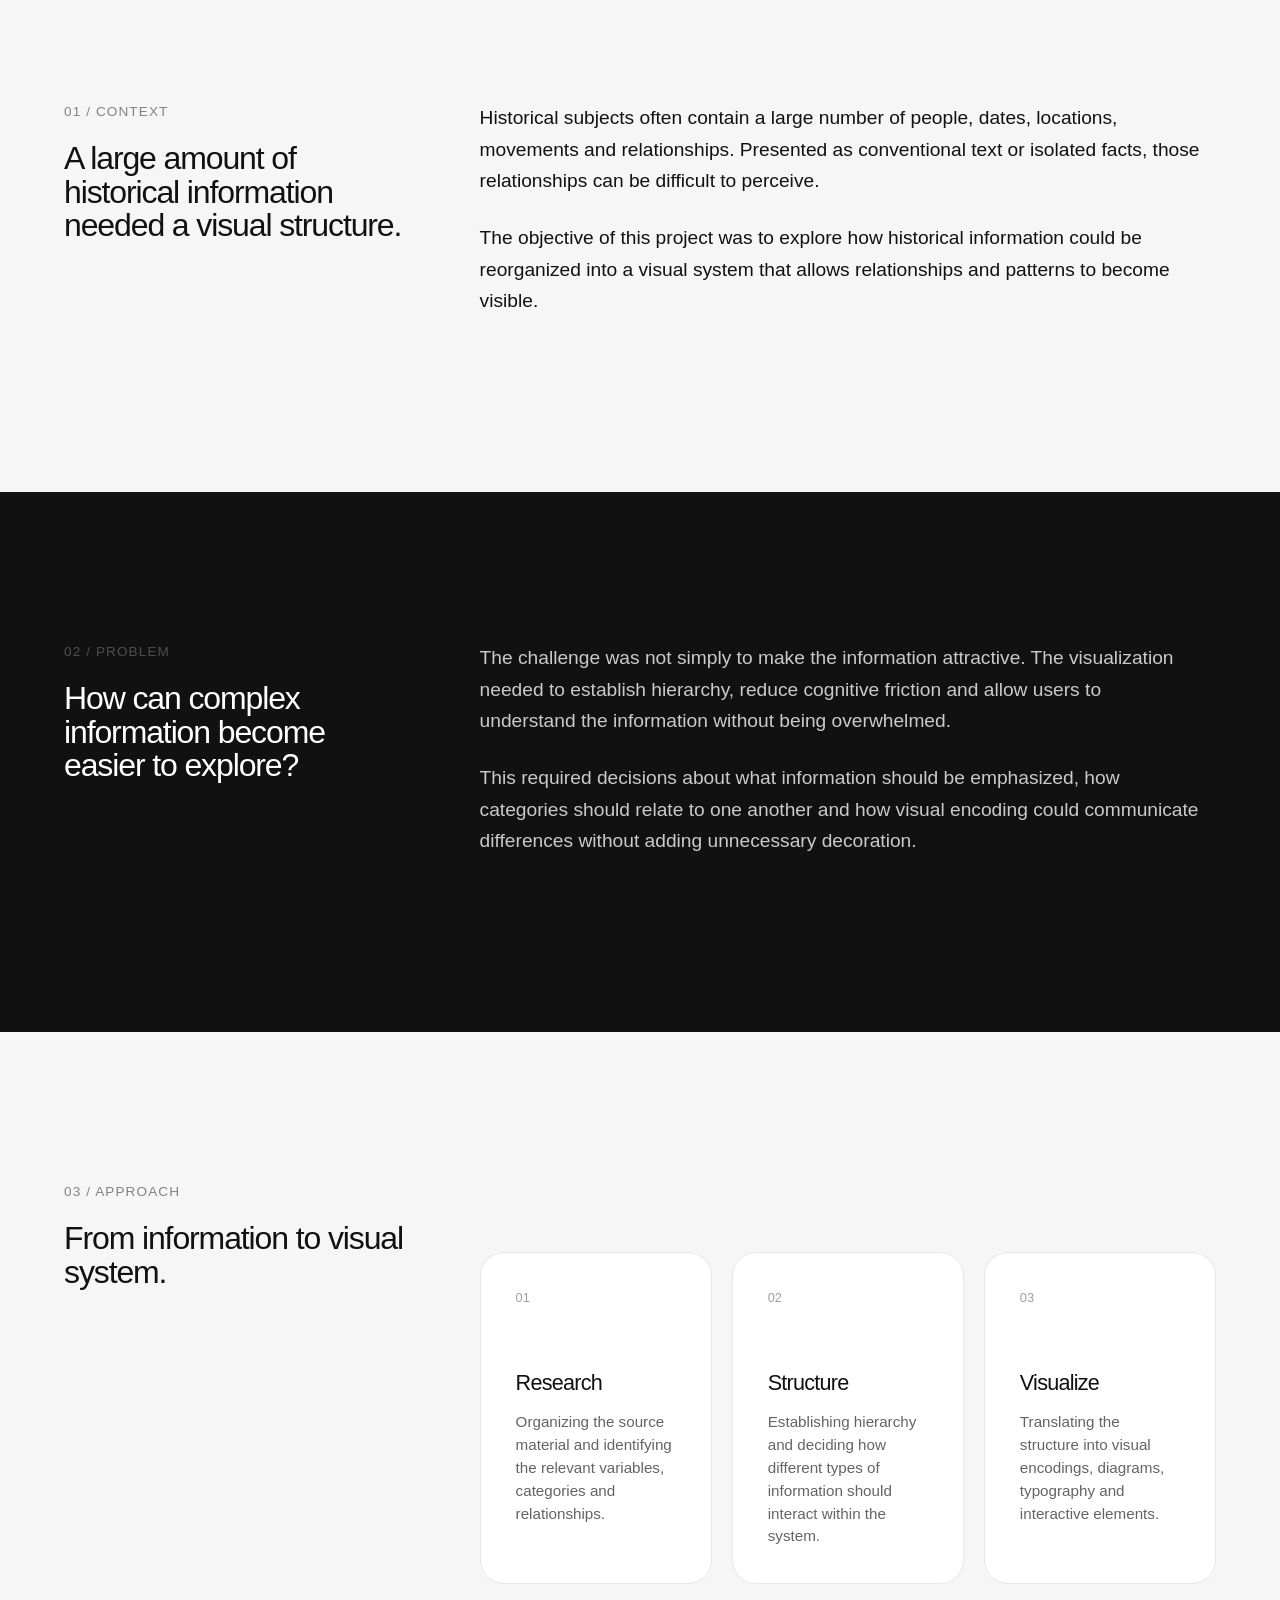
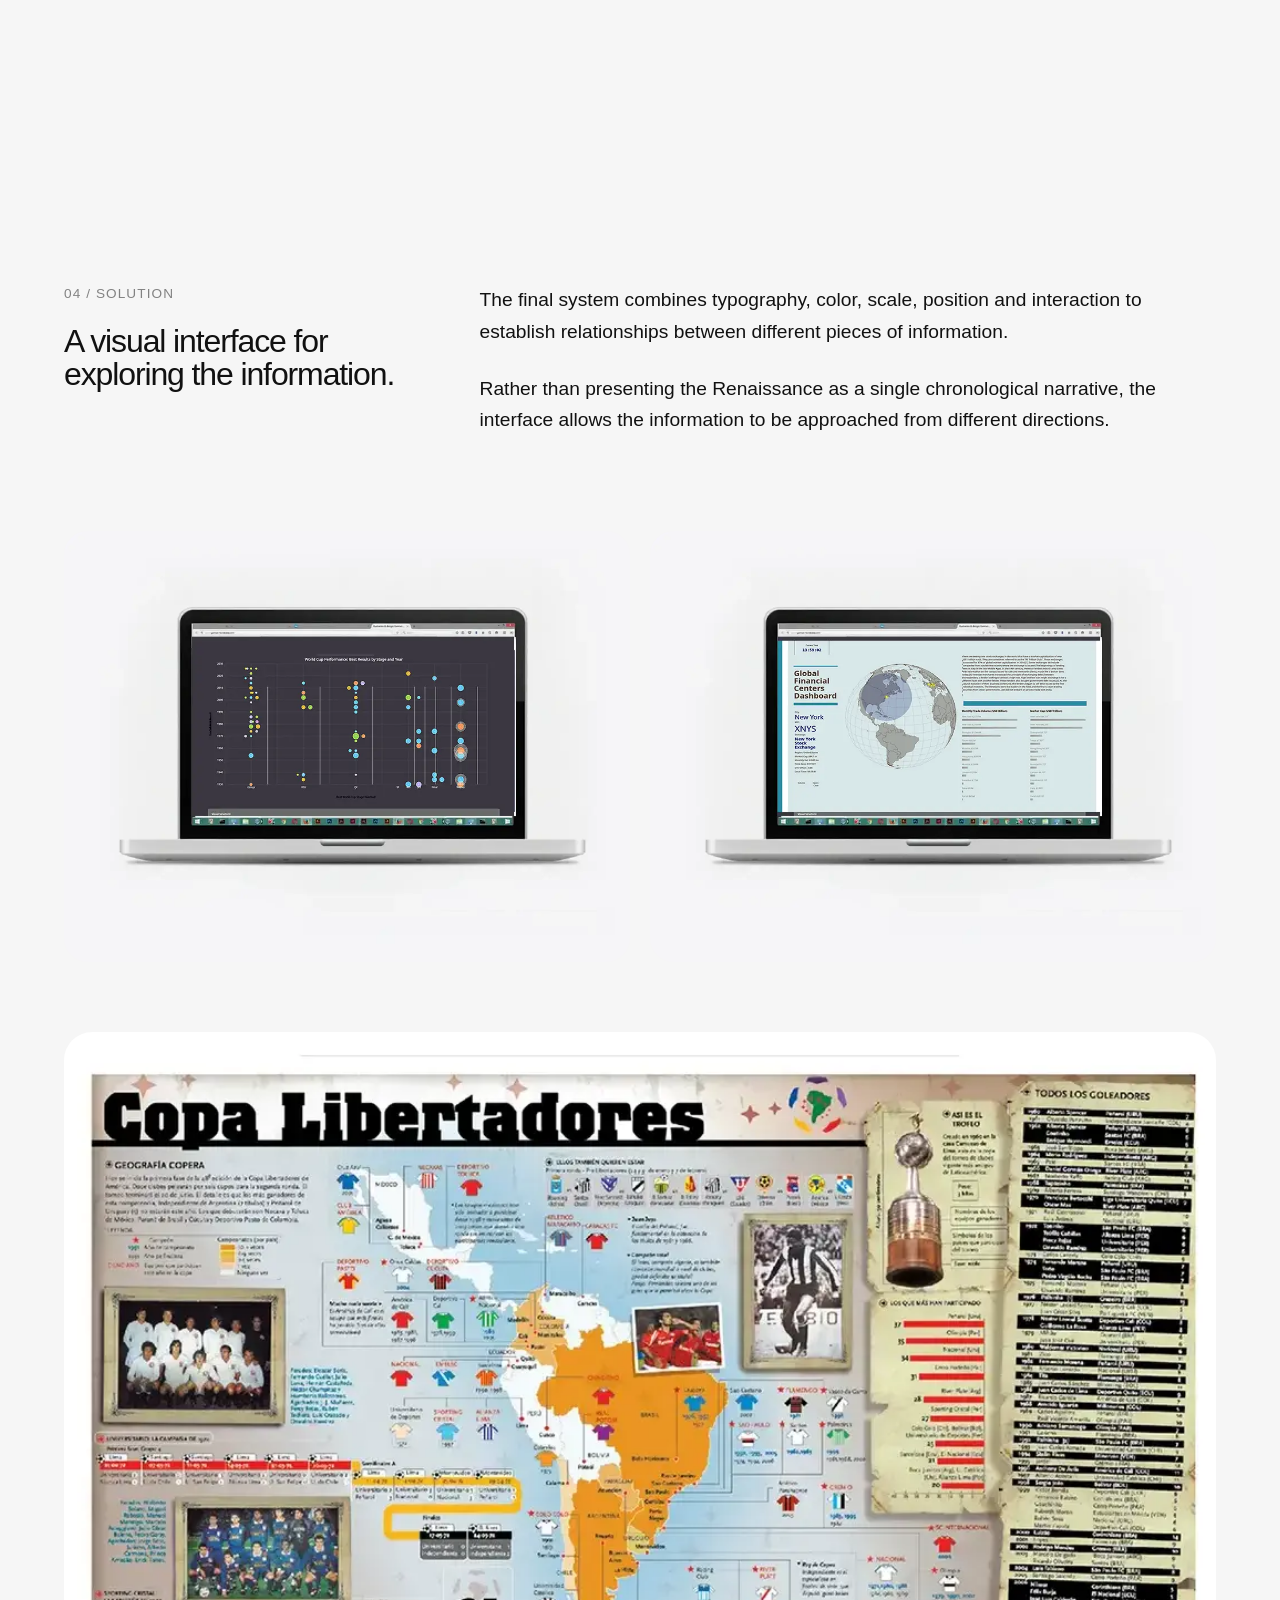
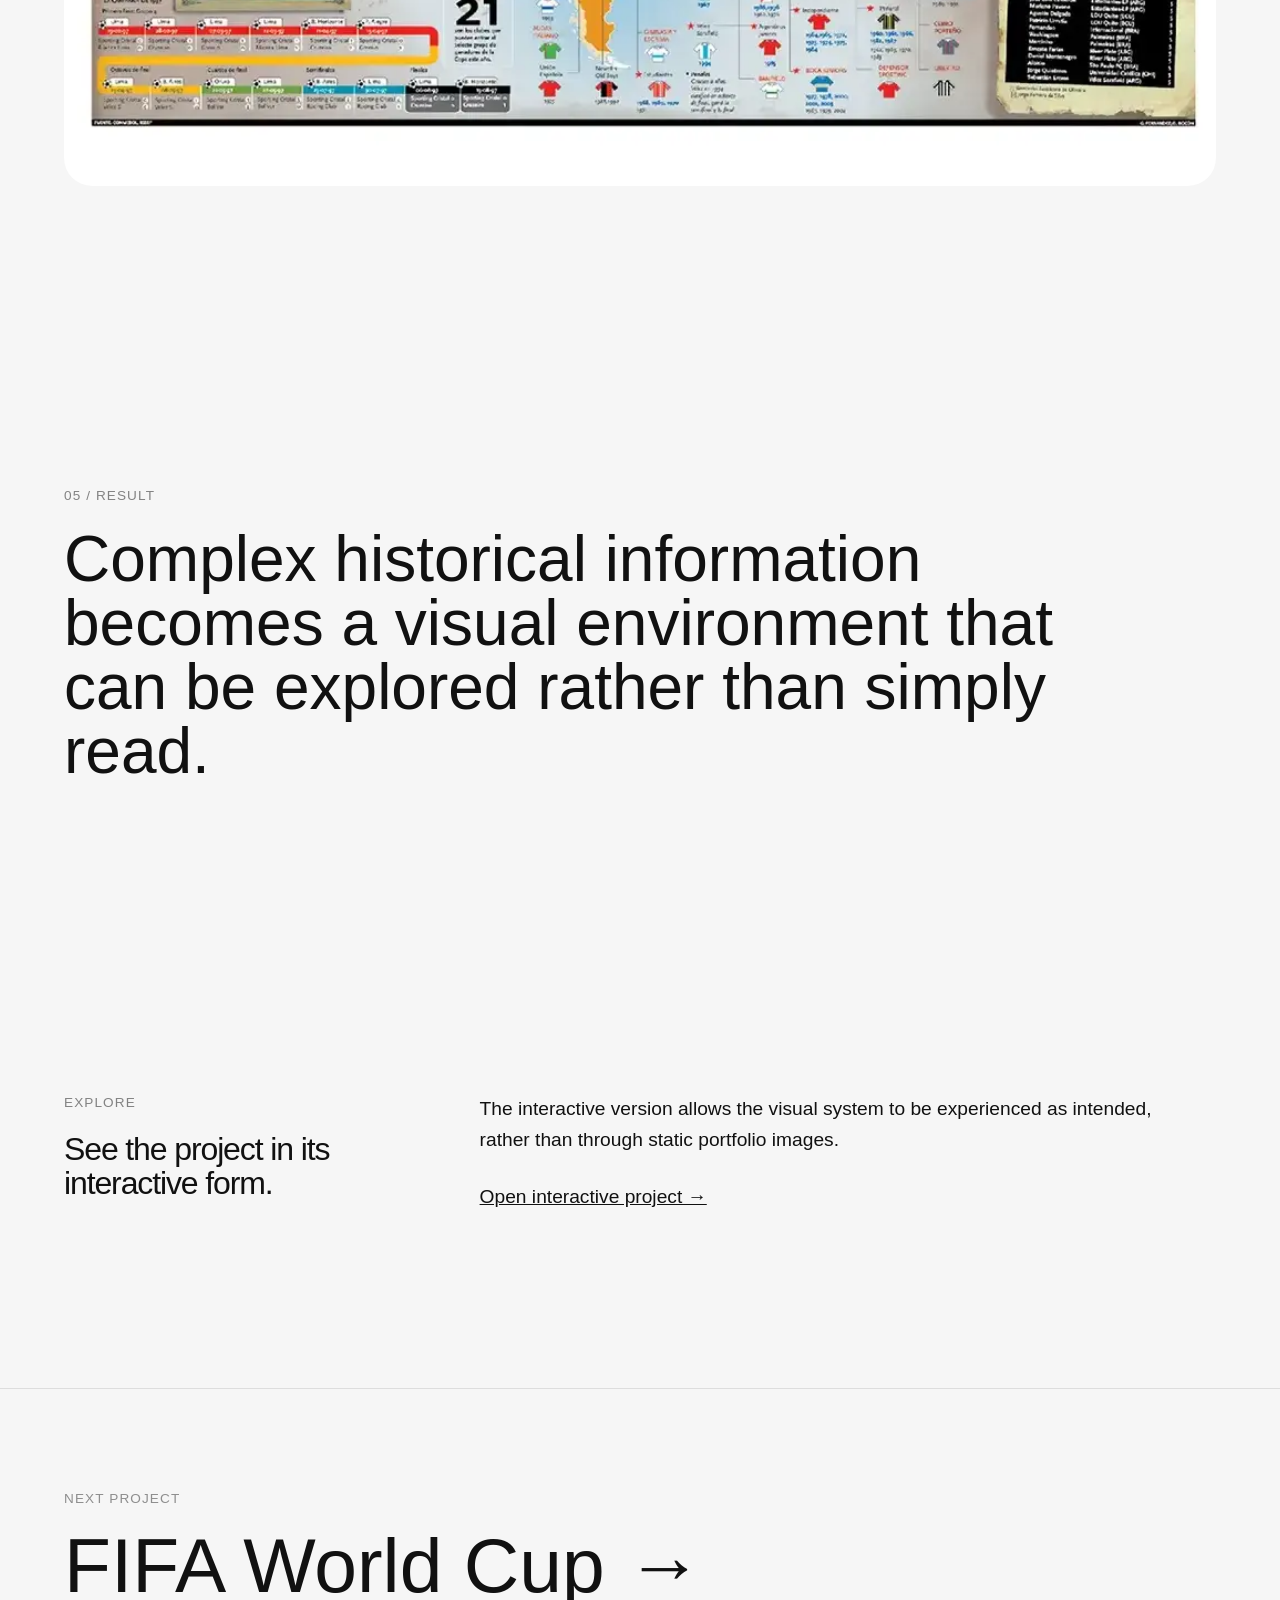
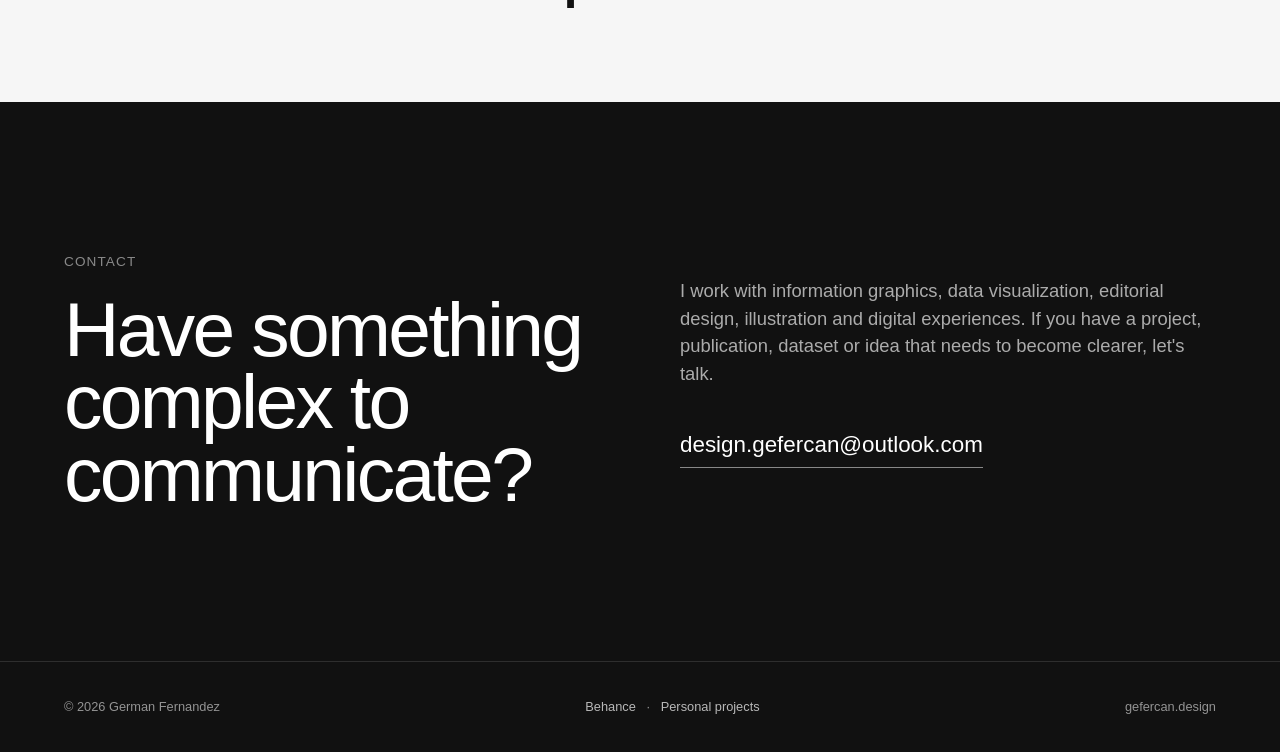
<file: project_03_book.html>
<!DOCTYPE html>
<html lang="en">
<head>
<meta charset="UTF-8" />
<meta name="viewport" content="width=device-width, initial-scale=1.0" />

<title>Renaissance Dashboard · gefercan.design</title>

<style>

* {
  margin: 0;
  padding: 0;
  box-sizing: border-box;
}

html {
  scroll-behavior: smooth;
}

body {
  font-family:
    -apple-system,
    BlinkMacSystemFont,
    "Segoe UI",
    Roboto,
    Helvetica,
    Arial,
    sans-serif;

  background: #f6f6f6;
  color: #111;
  line-height: 1.5;
}


/* =========================================================
   NAVIGATION
========================================================= */

.nav {
  position: fixed;
  top: 0;
  left: 0;

  width: 100%;

  display: flex;
  justify-content: center;

  z-index: 1000;

  pointer-events: none;
}

.nav-inner {
  pointer-events: auto;

  width: calc(100% - 40px);
  max-width: 1180px;

  margin-top: 14px;

  padding: 10px 18px;

  display: flex;
  align-items: center;
  justify-content: space-between;

  background: rgba(255,255,255,0.78);

  -webkit-backdrop-filter: blur(20px);
  backdrop-filter: blur(20px);

  border: 1px solid rgba(0,0,0,0.08);

  border-radius: 999px;

  box-shadow:
    0 4px 20px rgba(0,0,0,0.04);
}

.nav-name {
  text-decoration: none;

  font-size: 15px;
  font-weight: 500;

  letter-spacing: -0.01em;

  white-space: nowrap;
}

.nav-links {
  display: flex;
  align-items: center;

  gap: 42px;

  list-style: none;
}

.nav-links a {
  text-decoration: none;

  font-size: 15px;

  color: #1d1d1f;

  transition: opacity 0.2s ease;
}

.nav-links a:hover {
  opacity: 0.5;
}

/* MOBILE MENU */

.menu-toggle {
  width: 28px;
  height: 28px;
  position: relative;
  cursor: pointer;
  display: none;
}

.menu-toggle span {
  position: absolute;
  top: 50%;
  left: 50%;
  width: 18px;
  height: 2px;
  background: #111;

  transform-origin: center;
  transition: all .35s ease;
}

.menu-toggle span:first-child {
  transform: translate(-50%, -50%) rotate(0deg);
}

.menu-toggle span:last-child {
  transform: translate(-50%, -50%) rotate(90deg);
}

.menu-toggle.active span:first-child {
  transform: translate(-50%, -50%) rotate(45deg);
}

.menu-toggle.active span:last-child {
  transform: translate(-50%, -50%) rotate(-45deg);
}


/* SIDE MENU */

.side-menu {
  position: fixed;
  top: -100%;
  left: 0;

  width: 100%;
  height: 70vh;

  background: rgba(255,255,255,.96);
  backdrop-filter: blur(20px);
  -webkit-backdrop-filter: blur(20px);

  padding: 110px 30px 40px;

  transition: top .5s ease;

  z-index: 999;

  display: none;
}

.side-menu.active {
  top: 0;
}

.side-menu ul {
  list-style: none;
}

.side-menu li {
  margin-bottom: 26px;
}

.side-menu a {
  text-decoration: none;
  color: #111;
  font-size: 28px;
  font-weight: 500;
}


/* =========================================================
   GENERAL
========================================================= */

.container {
  width: min(1200px, 90%);
  margin: 0 auto;
}

.section {
  padding: 130px 0;
}

.small-label {
  font-size: .85rem;
  text-transform: uppercase;
  letter-spacing: .08em;
  opacity: .5;
  margin-bottom: 20px;
}

h1,
h2,
h3 {
  font-weight: 500;
  letter-spacing: -.035em;
}

p {
  max-width: 720px;
}


/* =========================================================
   HERO / PROJECT INTRO
========================================================= */

.project-hero {
  padding-top: 190px;
  padding-bottom: 100px;
}

.project-hero-grid {
  display: grid;
  grid-template-columns: 1fr 1fr;
  gap: 80px;
  align-items: end;
}

.project-title {
  font-size: clamp(3.5rem, 7vw, 7rem);
  line-height: .95;
}

.project-intro {
  font-size: 1.25rem;
  line-height: 1.55;
  opacity: .72;
  padding-bottom: 5px;
}


/* =========================================================
   PROJECT META
========================================================= */

.project-meta {
  display: grid;
  grid-template-columns: repeat(4, 1fr);
  gap: 20px;

  border-top: 1px solid #ddd;
  border-bottom: 1px solid #ddd;

  padding: 28px 0;
}

.meta-item {
  display: flex;
  flex-direction: column;
  gap: 5px;
}

.meta-label {
  font-size: .75rem;
  text-transform: uppercase;
  letter-spacing: .08em;
  opacity: .45;
}

.meta-value {
  font-size: .95rem;
}


/* =========================================================
   LARGE PROJECT IMAGE
========================================================= */

.project-image {
  width: 100%;
  margin-top: 70px;

  border-radius: 28px;
  overflow: hidden;

  background: #eee;
}

.project-image img {
  width: 100%;
  height: auto;
  display: block;
}


/* =========================================================
   TEXT SECTIONS
========================================================= */

.case-section {
  padding: 150px 0;
}

.case-grid {
  display: grid;
  grid-template-columns: 30% 1fr;
  gap: 70px;
}

.case-heading {
  font-size: 2rem;
  line-height: 1.05;
}

.case-content {
  font-size: 1.2rem;
  line-height: 1.65;
}

.case-content p {
  margin-bottom: 25px;
}


/* =========================================================
   PROBLEM / SOLUTION
========================================================= */

.problem {
  background: #111;
  color: white;
}

.problem .case-content {
  color: rgba(255,255,255,.78);
}

.problem .small-label {
  color: rgba(255,255,255,.5);
}


/* =========================================================
   IMAGE GRID
========================================================= */

.image-grid {
  display: grid;
  grid-template-columns: repeat(2, 1fr);
  gap: 20px;
  margin-top: 70px;
}

.image-card {
  border-radius: 24px;
  overflow: hidden;
  background: #eee;
}

.image-card img {
  display: block;
  width: 100%;
  height: auto;
}


/* FULL WIDTH IMAGE */

.full-image {
  margin-top: 20px;
}

.full-image img {
  width: 100%;
  display: block;
}


/* =========================================================
   PROCESS
========================================================= */

.process-grid {
  display: grid;
  grid-template-columns: repeat(3, 1fr);
  gap: 20px;

  margin-top: 70px;
}

.process-card {
  background: #fff;
  border-radius: 24px;
  padding: 35px;
  min-height: 240px;
  border: 1px solid #e7e7e7;
}

.process-number {
  font-size: .8rem;
  opacity: .4;
  margin-bottom: 60px;
}

.process-card h3 {
  font-size: 1.35rem;
  margin-bottom: 12px;
}

.process-card p {
  font-size: .95rem;
  opacity: .65;
}


/* =========================================================
   RESULT
========================================================= */

.result {
  padding-bottom: 160px;
}

.result-statement {
  font-size: clamp(2.5rem, 5vw, 5rem);
  line-height: 1;
  max-width: 1000px;
}


/* =========================================================
   NEXT PROJECT
========================================================= */

.next-project {
  border-top: 1px solid #ddd;
  padding: 100px 0;
}

.next-project a {
  text-decoration: none;
  color: #111;
}

.next-project-label {
  opacity: .45;
  font-size: .85rem;
  text-transform: uppercase;
  letter-spacing: .08em;
  margin-bottom: 20px;
}

.next-project-title {
  font-size: clamp(3rem, 6vw, 6rem);
  line-height: .95;
}


/* =========================================================
   CONTACT
========================================================= */

.contact {
  background: #111;
  color: white;
  padding: 150px 0;
}

.contact-grid {
  display: grid;
  grid-template-columns: 1fr 1fr;
  gap: 80px;
}

.contact-title {
  font-size: clamp(3rem, 6vw, 6rem);
  line-height: .95;
}

.contact-text {
  font-size: 1.15rem;
  color: rgba(255,255,255,.65);
  margin-top: 25px;
}

.contact-email {
  display: inline-block;
  margin-top: 40px;

  color: white;
  text-decoration: none;

  font-size: 1.4rem;

  border-bottom: 1px solid rgba(255,255,255,.5);
  padding-bottom: 6px;
}


/* =========================================================
   FOOTER
========================================================= */

.footer {
  background: #111;
  color: rgba(255,255,255,.55);

  border-top: 1px solid rgba(255,255,255,.12);

  padding: 35px 0;
}

.footer-inner {
  display: flex;
  justify-content: space-between;
  gap: 30px;

  font-size: .8rem;
}

.footer a {
  color: rgba(255,255,255,.7);
  text-decoration: none;
}


/* =========================================================
   FADE ANIMATION
========================================================= */

.fade {
  opacity: 0;
  transform: translateY(30px);
  transition: opacity .8s ease, transform .8s ease;
}

.fade.visible {
  opacity: 1;
  transform: translateY(0);
}


/* =========================================================
   RESPONSIVE
========================================================= */

@media (max-width: 768px) {

  .nav {
    width: 100%;
  }

  .nav-inner {
    width: 86%;
    justify-content: space-between;
    padding: 9px 12px;
  }

  .nav-links {
    display: none;
  }

  .menu-toggle {
    display: block;
  }

  .side-menu {
    display: block;
  }


  .container {
    width: 88%;
  }


  .section,
  .case-section {
    padding: 90px 0;
  }


  /* HERO */

  .project-hero {
    padding-top: 130px;
    padding-bottom: 70px;
  }

  .project-hero-grid {
    grid-template-columns: 1fr;
    gap: 35px;
  }

  .project-title {
    font-size: clamp(3.2rem, 15vw, 5rem);
  }

  .project-intro {
    font-size: 1.1rem;
  }


  /* META */

  .project-meta {
    grid-template-columns: repeat(2, 1fr);
    gap: 30px 20px;
  }


  /* IMAGES */

  .project-image {
    margin-top: 45px;
    border-radius: 20px;
  }


  /* CASE STUDY */

  .case-grid {
    grid-template-columns: 1fr;
    gap: 30px;
  }

  .case-heading {
    font-size: 1.8rem;
  }

  .case-content {
    font-size: 1.05rem;
  }


  /* IMAGE GRID */

  .image-grid {
    grid-template-columns: 1fr;
    gap: 15px;
    margin-top: 45px;
  }

  .image-card {
    border-radius: 18px;
  }


  /* PROCESS */

  .process-grid {
    grid-template-columns: 1fr;
    gap: 15px;
    margin-top: 45px;
  }

  .process-card {
    min-height: auto;
    padding: 28px;
  }

  .process-number {
    margin-bottom: 35px;
  }


  /* RESULT */

  .result {
    padding-bottom: 100px;
  }

  .result-statement {
    font-size: 2.8rem;
  }


  /* NEXT */

  .next-project {
    padding: 80px 0;
  }


  /* CONTACT */

  .contact {
    padding: 100px 0;
  }

  .contact-grid {
    grid-template-columns: 1fr;
    gap: 50px;
  }

  .contact-title {
    font-size: 3.5rem;
  }


  /* FOOTER */

  .footer-inner {
    flex-direction: column;
    gap: 12px;
  }

}

</style>
</head>


<body>


<!-- ======================================================
     NAVIGATION
====================================================== -->

<nav class="nav">

  <div class="nav-inner">

     <a
        href="index.html"
        target="_blank"
        rel="noopener noreferrer">    
        german fernandez
    </a>

    <ul class="nav-links">

      <li>
        <a href="#work">work</a>
      </li>

      <li>
        <a href="#about">about</a>
      </li>

      <li>
        <a href="#contact">contact</a>
      </li>

    </ul>

    <div
      class="menu-toggle"
      id="menuToggle"
      onclick="toggleMenu()"
      aria-label="Open menu"
      aria-expanded="false">

      <span></span>
      <span></span>

    </div>

  </div>

</nav>




<!-- MOBILE MENU -->

<div class="side-menu" id="sideMenu">

  <ul>

    <li>
      <a href="index.html#work" onclick="closeMenu()">work</a>
    </li>

    <li>
      <a href="index.html#about" onclick="closeMenu()">about</a>
    </li>

    <li>
      <a href="index.html#contact" onclick="closeMenu()">contact</a>
    </li>

  </ul>

</div>



<!-- ======================================================
     PROJECT HERO
====================================================== -->

<header class="project-hero">

  <div class="container">

    <div class="project-hero-grid fade">

      <div>

        <div class="small-label">
          Information design / Data visualization
        </div>

        <h1 class="project-title">
          Book
          <br>
          Design
          <br>
        </h1>

      </div>


      <div>

        <p class="project-intro">

          An interactive visualization exploring the people,
          places and ideas that shaped the Renaissance.

          The project translates historical information into
          a visual system that allows users to explore
          relationships, patterns and chronology.

        </p>

      </div>

    </div>


    <!-- PROJECT META -->

    <div class="project-meta fade">

      <div class="meta-item">

        <span class="meta-label">
          Project
        </span>

        <span class="meta-value">
          Renaissance Dashboard
        </span>

      </div>


      <div class="meta-item">

        <span class="meta-label">
          Role
        </span>

        <span class="meta-value">
          Research / Design / Visualization
        </span>

      </div>


      <div class="meta-item">

        <span class="meta-label">
          Discipline
        </span>

        <span class="meta-value">
          Information Design
        </span>

      </div>


      <div class="meta-item">

        <span class="meta-label">
          Format
        </span>

        <span class="meta-value">
          Interactive / Digital
        </span>

      </div>

    </div>


    <!-- HERO IMAGE -->

    <div class="project-image fade">

      <img
        src="./images/design_gefercan_dataviz_01_portfolio_page2.webp"
        alt="Renaissance dashboard visualization"
      >

    </div>

  </div>

</header>



<!-- ======================================================
     CONTEXT
====================================================== -->

<section class="case-section fade">

  <div class="container">

    <div class="case-grid">

      <div>

        <div class="small-label">
          01 / Context
        </div>

        <h2 class="case-heading">
          A large amount of historical information needed a visual structure.
        </h2>

      </div>


      <div class="case-content">

        <p>
          Historical subjects often contain a large number of
          people, dates, locations, movements and relationships.
          Presented as conventional text or isolated facts,
          those relationships can be difficult to perceive.
        </p>

        <p>
          The objective of this project was to explore how
          historical information could be reorganized into a
          visual system that allows relationships and patterns
          to become visible.
        </p>

      </div>

    </div>

  </div>

</section>



<!-- ======================================================
     PROBLEM
====================================================== -->

<section class="case-section problem fade">

  <div class="container">

    <div class="case-grid">

      <div>

        <div class="small-label">
          02 / Problem
        </div>

        <h2 class="case-heading">
          How can complex information become easier to explore?
        </h2>

      </div>


      <div class="case-content">

        <p>
          The challenge was not simply to make the information
          attractive. The visualization needed to establish
          hierarchy, reduce cognitive friction and allow users
          to understand the information without being overwhelmed.
        </p>

        <p>
          This required decisions about what information should
          be emphasized, how categories should relate to one
          another and how visual encoding could communicate
          differences without adding unnecessary decoration.
        </p>

      </div>

    </div>

  </div>

</section>



<!-- ======================================================
     PROCESS
====================================================== -->

<section class="case-section fade">

  <div class="container">

    <div class="case-grid">

      <div>

        <div class="small-label">
          03 / Approach
        </div>

        <h2 class="case-heading">
          From information to visual system.
        </h2>

      </div>


      <div>

        <div class="process-grid">

          <div class="process-card">

            <div class="process-number">
              01
            </div>

            <h3>
              Research
            </h3>

            <p>
              Organizing the source material and identifying
              the relevant variables, categories and relationships.
            </p>

          </div>


          <div class="process-card">

            <div class="process-number">
              02
            </div>

            <h3>
              Structure
            </h3>

            <p>
              Establishing hierarchy and deciding how different
              types of information should interact within the system.
            </p>

          </div>


          <div class="process-card">

            <div class="process-number">
              03
            </div>

            <h3>
              Visualize
            </h3>

            <p>
              Translating the structure into visual encodings,
              diagrams, typography and interactive elements.
            </p>

          </div>

        </div>

      </div>

    </div>

  </div>

</section>



<!-- ======================================================
     SOLUTION
====================================================== -->

<section class="case-section fade">

  <div class="container">

    <div class="case-grid">

      <div>

        <div class="small-label">
          04 / Solution
        </div>

        <h2 class="case-heading">
          A visual interface for exploring the information.
        </h2>

      </div>


      <div class="case-content">

        <p>
          The final system combines typography, color, scale,
          position and interaction to establish relationships
          between different pieces of information.
        </p>

        <p>
          Rather than presenting the Renaissance as a single
          chronological narrative, the interface allows the
          information to be approached from different directions.
        </p>

      </div>

    </div>


    <div class="image-grid">

      <div class="image-card">

        <img
          src="./images/design_gefercan_dataviz_02_portfolio_page2.webp"
          alt="Renaissance visualization detail"
        >

      </div>


      <div class="image-card">

        <img
          src="./images/design_gefercan_dataviz_03_portfolio_page2.webp"
          alt="Renaissance dashboard detail"
        >

      </div>

    </div>


    <div class="project-image">

      <img
        src="./images/design_gefercan_infographics_sport.webp"
        alt="Information visualization"
      >

    </div>

  </div>

</section>



<!-- ======================================================
     RESULT
====================================================== -->

<section class="case-section result fade">

  <div class="container">

    <div class="small-label">
      05 / Result
    </div>

    <p class="result-statement">

      Complex historical information becomes a visual
      environment that can be explored rather than simply read.

    </p>

  </div>

</section>



<!-- ======================================================
     INTERACTIVE PROJECT
====================================================== -->

<section class="case-section fade">

  <div class="container">

    <div class="case-grid">

      <div>

        <div class="small-label">
          Explore
        </div>

        <h2 class="case-heading">
          See the project in its interactive form.
        </h2>

      </div>


      <div class="case-content">

        <p>
          The interactive version allows the visual system to
          be experienced as intended, rather than through static
          portfolio images.
        </p>

        <p>

          <a
            href="https://gefercan2.github.io/demo/Renaissance_dashboard.html"
            target="_blank"
            style="color:#111;"
          >
            Open interactive project →
          </a>

        </p>

      </div>

    </div>

  </div>

</section>



<!-- ======================================================
     NEXT PROJECT
====================================================== -->

<section class="next-project">

  <div class="container">

    <a href="fifa-world-cup.html">

      <div class="next-project-label">
        Next project
      </div>

      <div class="next-project-title">
        FIFA World Cup →
      </div>

    </a>

  </div>

</section>



<!-- ======================================================
     CONTACT
====================================================== -->

<section class="contact" id="contact">

  <div class="container">

    <div class="contact-grid">

      <div>

        <div class="small-label">
          Contact
        </div>

        <h2 class="contact-title">
          Have something<br>
          complex to communicate?
        </h2>

      </div>


      <div>

        <p class="contact-text">

          I work with information graphics, data visualization,
          editorial design, illustration and digital experiences.

          If you have a project, publication, dataset or idea
          that needs to become clearer, let's talk.

        </p>


        <a
          class="contact-email"
          href="mailto:design.gefercan@outlook.com"
        >
          design.gefercan@outlook.com
        </a>

      </div>

    </div>

  </div>

</section>



<!-- ======================================================
     FOOTER
====================================================== -->

<footer class="footer">

  <div class="container">

    <div class="footer-inner">

      <div>
        © 2026 German Fernandez
      </div>

      <div>

        <a
          href="https://www.behance.net/german_fernandez"
          target="_blank"
        >
          Behance
        </a>

        &nbsp;&nbsp;·&nbsp;&nbsp;

        <a
          href="https://gefercan.github.io"
          target="_blank"
        >
          Personal projects
        </a>

      </div>

      <div>
        gefercan.design
      </div>

    </div>

  </div>

</footer>



<!-- ======================================================
     JAVASCRIPT
====================================================== -->

<script>

function toggleMenu() {

  const menu =
    document.getElementById("sideMenu");

  const toggle =
    document.querySelector(".menu-toggle");

  menu.classList.toggle("active");

  toggle.classList.toggle("active");

}


function closeMenu() {

  const menu =
    document.getElementById("sideMenu");

  const toggle =
    document.querySelector(".menu-toggle");

  menu.classList.remove("active");

  toggle.classList.remove("active");

}


/* FADE ON SCROLL */

const observer =
  new IntersectionObserver(

    entries => {

      entries.forEach(entry => {

        if (entry.isIntersecting) {

          entry.target.classList.add("visible");

        }

      });

    },

    {
      threshold: .15
    }

  );


document
  .querySelectorAll(".fade")
  .forEach(element => {

    observer.observe(element);

  });

</script>


</body>
</html>
</file>
